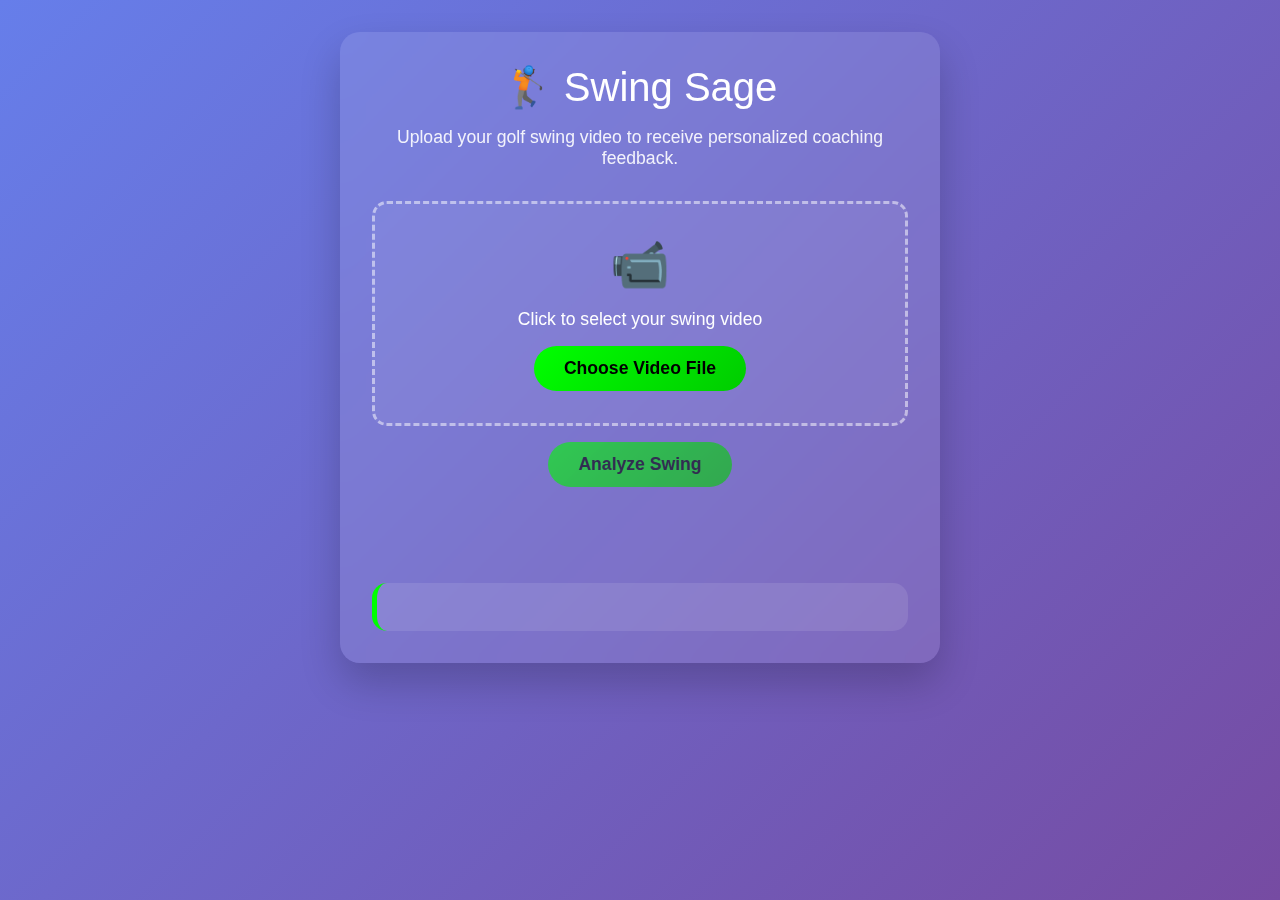
<file: templates/index.html>
<!DOCTYPE html>
<html lang="en">
<head>
  <meta charset="UTF-8">
  <meta name="viewport" content="width=device-width, initial-scale=1.0">
  <title>Swing Sage - Upload</title>
  <style>
    * {
      margin: 0;
      padding: 0;
      box-sizing: border-box;
    }

    body {
      font-family: 'Segoe UI', Tahoma, Geneva, Verdana, sans-serif;
      background: linear-gradient(135deg, #667eea 0%, #764ba2 100%);
      min-height: 100vh;
      padding: 2rem;
      text-align: center;
      color: white;
    }

    .container {
      max-width: 600px;
      margin: 0 auto;
      background: rgba(255, 255, 255, 0.1);
      backdrop-filter: blur(10px);
      border-radius: 20px;
      padding: 2rem;
      box-shadow: 0 20px 40px rgba(0,0,0,0.2);
    }

    h1 {
      font-size: 2.5em;
      margin-bottom: 1rem;
      font-weight: 300;
    }

    p {
      font-size: 1.1em;
      margin-bottom: 2rem;
      opacity: 0.9;
    }

    #uploadForm {
      margin: 2rem 0;
    }

    #videoInput {
      display: none;
    }

    .file-upload-area {
      border: 3px dashed rgba(255, 255, 255, 0.5);
      border-radius: 15px;
      padding: 2rem;
      margin: 1rem 0;
      cursor: pointer;
      transition: all 0.3s ease;
      background: rgba(255, 255, 255, 0.05);
    }

    .file-upload-area:hover {
      border-color: rgba(255, 255, 255, 0.8);
      background: rgba(255, 255, 255, 0.1);
    }

    .file-upload-area.dragover {
      border-color: #00ff00;
      background: rgba(0, 255, 0, 0.1);
    }

    .upload-icon {
      font-size: 3em;
      margin-bottom: 1rem;
    }

    .upload-text {
      font-size: 1.1em;
      margin-bottom: 1rem;
    }

    button {
      background: linear-gradient(135deg, #00ff00 0%, #00cc00 100%);
      color: #000;
      border: none;
      padding: 12px 30px;
      border-radius: 25px;
      font-size: 1.1em;
      cursor: pointer;
      transition: all 0.3s ease;
      font-weight: bold;
    }

    button:hover {
      transform: translateY(-2px);
      box-shadow: 0 10px 20px rgba(0, 255, 0, 0.3);
    }

    button:disabled {
      opacity: 0.6;
      cursor: not-allowed;
      transform: none;
    }

    #status {
      margin: 1rem 0;
      font-weight: bold;
      font-size: 1.1em;
      min-height: 2rem;
    }

    .spinner {
      display: inline-block;
      width: 20px;
      height: 20px;
      border: 3px solid rgba(255, 255, 255, 0.3);
      border-radius: 50%;
      border-top-color: #00ff00;
      animation: spin 1s ease-in-out infinite;
      margin-right: 10px;
    }

    @keyframes spin {
      to { transform: rotate(360deg); }
    }

    #resultVideo {
      margin-top: 1rem;
      max-width: 100%;
      height: auto;
      border-radius: 15px;
      box-shadow: 0 10px 30px rgba(0,0,0,0.3);
    }

    #coaching {
      margin-top: 2rem;
      font-size: 1.2rem;
      color: #fff;
      background: rgba(255, 255, 255, 0.1);
      padding: 1.5rem;
      border-radius: 15px;
      border-left: 5px solid #00ff00;
      text-align: left;
      line-height: 1.6;
    }

    .error {
      background: rgba(255, 0, 0, 0.2);
      color: #ffcccc;
      padding: 1rem;
      border-radius: 10px;
      margin: 1rem 0;
      border-left: 5px solid #ff0000;
    }

    .success {
      background: rgba(0, 255, 0, 0.2);
      color: #ccffcc;
      padding: 1rem;
      border-radius: 10px;
      margin: 1rem 0;
      border-left: 5px solid #00ff00;
    }

    @media (max-width: 768px) {
      body {
        padding: 1rem;
      }
      
      .container {
        padding: 1.5rem;
      }
      
      h1 {
        font-size: 2em;
      }
    }
  </style>
</head>
<body>

  <div class="container">
    <h1>🏌️ Swing Sage</h1>
    <p>Upload your golf swing video to receive personalized coaching feedback.</p>

    <form id="uploadForm">
      <div class="file-upload-area" id="uploadArea">
        <div class="upload-icon">📹</div>
        <div class="upload-text">Click to select your swing video</div>
        <input type="file" name="video" id="videoInput" accept="video/*" required>
        <button type="button" id="selectBtn">Choose Video File</button>
      </div>
      
      <button type="submit" id="analyzeBtn" disabled>Analyze Swing</button>
    </form>

    <div id="status"></div>

    <video id="resultVideo" controls style="display:none;"></video>
    <div id="coaching"></div>
  </div>

  <script>
    const form = document.getElementById('uploadForm');
    const statusDiv = document.getElementById('status');
    const videoEl = document.getElementById('resultVideo');
    const coachingEl = document.getElementById('coaching');
    const uploadArea = document.getElementById('uploadArea');
    const videoInput = document.getElementById('videoInput');
    const selectBtn = document.getElementById('selectBtn');
    const analyzeBtn = document.getElementById('analyzeBtn');

    // File selection
    selectBtn.onclick = () => videoInput.click();
    
    uploadArea.onclick = () => videoInput.click();

    // Drag and drop
    uploadArea.addEventListener('dragover', (e) => {
      e.preventDefault();
      uploadArea.classList.add('dragover');
    });

    uploadArea.addEventListener('dragleave', () => {
      uploadArea.classList.remove('dragover');
    });

    uploadArea.addEventListener('drop', (e) => {
      e.preventDefault();
      uploadArea.classList.remove('dragover');
      const files = e.dataTransfer.files;
      if (files.length > 0) {
        videoInput.files = files;
        handleFileSelect();
      }
    });

    videoInput.addEventListener('change', handleFileSelect);

    function handleFileSelect() {
      const file = videoInput.files[0];
      if (file) {
        // Validate file type
        const allowedTypes = ['video/mp4', 'video/avi', 'video/mov', 'video/quicktime'];
        if (!allowedTypes.includes(file.type)) {
          showError('Please upload a valid video file (MP4, AVI, MOV)');
          return;
        }

        // Validate file size (16MB max)
        if (file.size > 16 * 1024 * 1024) {
          showError('File size must be less than 16MB');
          return;
        }

        analyzeBtn.disabled = false;
        uploadArea.querySelector('.upload-text').textContent = `Selected: ${file.name}`;
        showSuccess('Video selected! Click "Analyze Swing" to continue.');
      }
    }

    form.onsubmit = async (e) => {
      e.preventDefault();
      const file = videoInput.files[0];

      if (!file) {
        showError("Please select a video file.");
        return;
      }

      // Show analyzing status
      statusDiv.innerHTML = '<span class="spinner"></span>Analyzing your swing... ⛳';
      coachingEl.textContent = "";
      videoEl.style.display = "none";
      analyzeBtn.disabled = true;

      const formData = new FormData();
      formData.append("video", file);

      try {
        const res = await fetch("/analyze", {
          method: "POST",
          body: formData,
        });

        const data = await res.json();

        if (res.ok) {
          // Show results
          videoEl.src = data.video_url;
          videoEl.style.display = "block";
          coachingEl.innerHTML = `<strong>💬 Coach's Take:</strong><br>${data.coaching_tip}`;
          statusDiv.innerHTML = "Analysis complete ✅";
          showSuccess('Your swing analysis is ready!');
          
          // Scroll to results
          videoEl.scrollIntoView({ behavior: 'smooth' });
        } else {
          showError(data.error || "Something went wrong during analysis.");
          statusDiv.textContent = "Analysis failed ❌";
        }
      } catch (err) {
        showError("Upload failed. Please check your connection and try again.");
        statusDiv.textContent = "Network error ❌";
      } finally {
        analyzeBtn.disabled = false;
      }
    };

    function showError(message) {
      const errorDiv = document.createElement('div');
      errorDiv.className = 'error';
      errorDiv.textContent = message;
      
      // Remove any existing error messages
      const existingErrors = document.querySelectorAll('.error');
      existingErrors.forEach(err => err.remove());
      
      statusDiv.parentNode.insertBefore(errorDiv, statusDiv.nextSibling);
      
      // Remove error after 5 seconds
      setTimeout(() => {
        errorDiv.remove();
      }, 5000);
    }

    function showSuccess(message) {
      const successDiv = document.createElement('div');
      successDiv.className = 'success';
      successDiv.textContent = message;
      
      // Remove any existing success messages
      const existingSuccess = document.querySelectorAll('.success');
      existingSuccess.forEach(succ => succ.remove());
      
      statusDiv.parentNode.insertBefore(successDiv, statusDiv.nextSibling);
      
      // Remove success after 5 seconds
      setTimeout(() => {
        successDiv.remove();
      }, 5000);
    }
  </script>

</body>
</html>
</file>
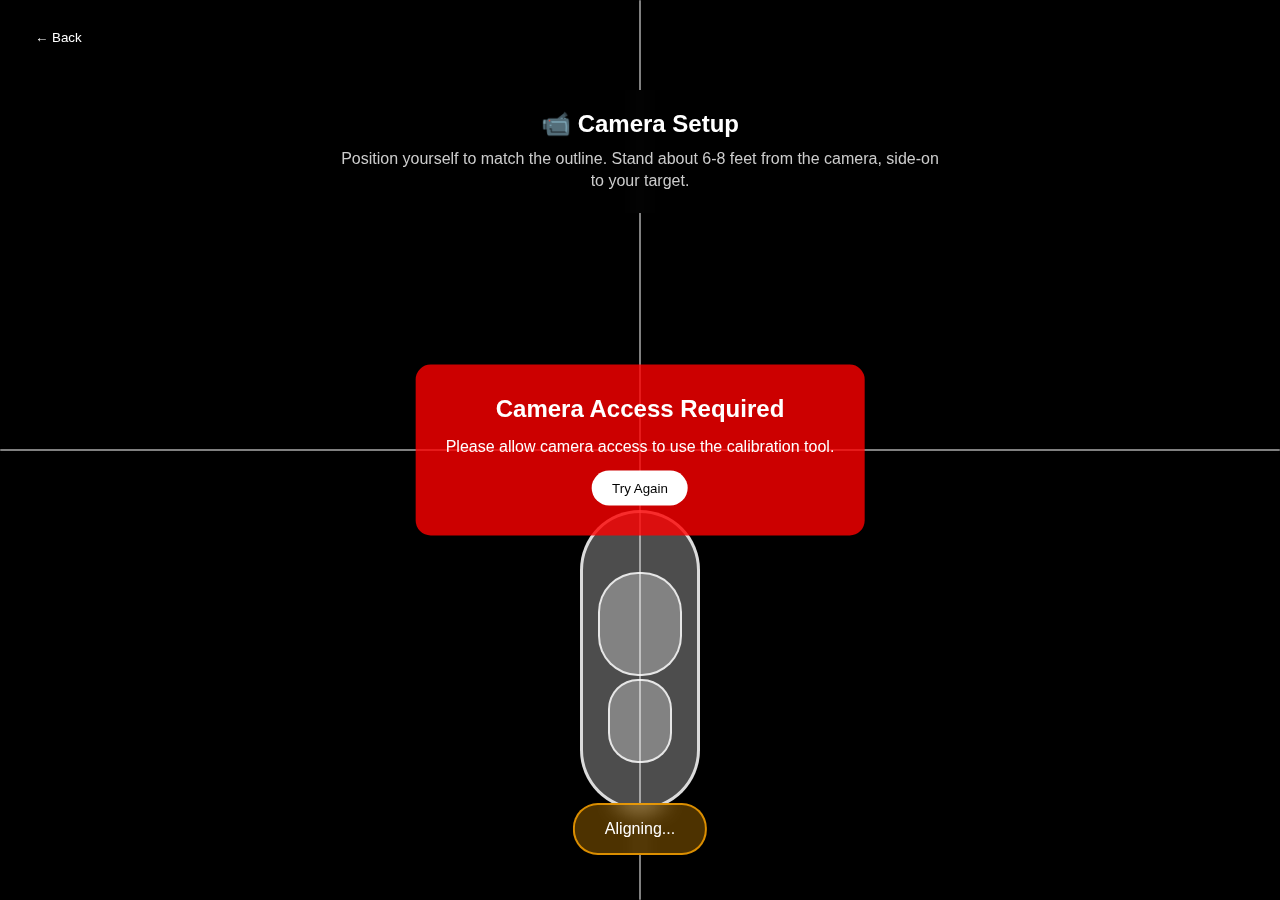
<file: calibration.html>
<!DOCTYPE html>
<html lang="en">
<head>
    <meta charset="UTF-8">
    <meta name="viewport" content="width=device-width, initial-scale=1.0">
    <title>Camera Calibration - Swing Sage</title>
    <style>
        * {
            margin: 0;
            padding: 0;
            box-sizing: border-box;
        }

        body {
            font-family: 'Segoe UI', Tahoma, Geneva, Verdana, sans-serif;
            background: #000;
            color: white;
            overflow: hidden;
            height: 100vh;
        }

        .container {
            position: relative;
            width: 100vw;
            height: 100vh;
            overflow: hidden;
        }

        #video {
            position: absolute;
            top: 0;
            left: 0;
            width: 100%;
            height: 100%;
            object-fit: cover;
            z-index: 1;
        }

        .overlay {
            position: absolute;
            top: 0;
            left: 0;
            width: 100%;
            height: 100%;
            z-index: 2;
            pointer-events: none;
        }

        .silhouette {
            position: absolute;
            bottom: 10%;
            left: 50%;
            transform: translateX(-50%);
            width: 120px;
            height: 300px;
            background: rgba(255, 255, 255, 0.3);
            border: 3px solid rgba(255, 255, 255, 0.8);
            border-radius: 60px;
            backdrop-filter: blur(2px);
        }

        .silhouette::before {
            content: '';
            position: absolute;
            top: 20%;
            left: 50%;
            transform: translateX(-50%);
            width: 80px;
            height: 100px;
            background: rgba(255, 255, 255, 0.3);
            border: 2px solid rgba(255, 255, 255, 0.8);
            border-radius: 40px;
        }

        .silhouette::after {
            content: '';
            position: absolute;
            bottom: 15%;
            left: 50%;
            transform: translateX(-50%);
            width: 60px;
            height: 80px;
            background: rgba(255, 255, 255, 0.3);
            border: 2px solid rgba(255, 255, 255, 0.8);
            border-radius: 30px;
        }

        .instructions {
            position: absolute;
            top: 10%;
            left: 50%;
            transform: translateX(-50%);
            text-align: center;
            background: rgba(0, 0, 0, 0.7);
            padding: 20px;
            border-radius: 15px;
            backdrop-filter: blur(10px);
            max-width: 90%;
            z-index: 3;
        }

        .instructions h1 {
            font-size: 1.5em;
            margin-bottom: 10px;
            color: #fff;
        }

        .instructions p {
            font-size: 1em;
            line-height: 1.4;
            color: #ccc;
        }

        .status {
            position: absolute;
            bottom: 5%;
            left: 50%;
            transform: translateX(-50%);
            background: rgba(0, 0, 0, 0.8);
            padding: 15px 30px;
            border-radius: 25px;
            backdrop-filter: blur(10px);
            z-index: 3;
            transition: all 0.3s ease;
        }

        .status.ready {
            background: rgba(0, 255, 0, 0.3);
            border: 2px solid rgba(0, 255, 0, 0.8);
        }

        .status.not-ready {
            background: rgba(255, 165, 0, 0.3);
            border: 2px solid rgba(255, 165, 0, 0.8);
        }

        .proceed-btn {
            position: absolute;
            bottom: 20%;
            left: 50%;
            transform: translateX(-50%);
            background: linear-gradient(135deg, #667eea 0%, #764ba2 100%);
            color: white;
            border: none;
            padding: 15px 30px;
            border-radius: 25px;
            font-size: 1.1em;
            cursor: pointer;
            transition: all 0.3s ease;
            z-index: 3;
            opacity: 0;
            pointer-events: none;
        }

        .proceed-btn.visible {
            opacity: 1;
            pointer-events: all;
        }

        .proceed-btn:hover {
            transform: translateX(-50%) translateY(-2px);
            box-shadow: 0 10px 20px rgba(102, 126, 234, 0.3);
        }

        .back-btn {
            position: absolute;
            top: 20px;
            left: 20px;
            background: rgba(0, 0, 0, 0.7);
            color: white;
            border: none;
            padding: 10px 15px;
            border-radius: 20px;
            cursor: pointer;
            z-index: 3;
            backdrop-filter: blur(10px);
        }

        .back-btn:hover {
            background: rgba(0, 0, 0, 0.9);
        }

        .alignment-guides {
            position: absolute;
            top: 0;
            left: 0;
            width: 100%;
            height: 100%;
            z-index: 2;
            pointer-events: none;
        }

        .guide-line {
            position: absolute;
            background: rgba(255, 255, 255, 0.5);
            border-radius: 2px;
        }

        .guide-line.vertical {
            width: 2px;
            height: 100%;
            left: 50%;
            transform: translateX(-50%);
        }

        .guide-line.horizontal {
            height: 2px;
            width: 100%;
            top: 50%;
            transform: translateY(-50%);
        }

        .loading {
            position: absolute;
            top: 50%;
            left: 50%;
            transform: translate(-50%, -50%);
            text-align: center;
            z-index: 4;
        }

        .loading h2 {
            margin-bottom: 20px;
            color: #fff;
        }

        .spinner {
            width: 40px;
            height: 40px;
            border: 4px solid rgba(255, 255, 255, 0.3);
            border-top: 4px solid #667eea;
            border-radius: 50%;
            animation: spin 1s linear infinite;
            margin: 0 auto;
        }

        @keyframes spin {
            0% { transform: rotate(0deg); }
            100% { transform: rotate(360deg); }
        }

        .error {
            position: absolute;
            top: 50%;
            left: 50%;
            transform: translate(-50%, -50%);
            text-align: center;
            background: rgba(255, 0, 0, 0.8);
            padding: 30px;
            border-radius: 15px;
            z-index: 4;
        }

        .error h2 {
            margin-bottom: 15px;
        }

        .error button {
            background: #fff;
            color: #000;
            border: none;
            padding: 10px 20px;
            border-radius: 20px;
            cursor: pointer;
            margin-top: 15px;
        }

        @media (max-width: 768px) {
            .silhouette {
                width: 100px;
                height: 250px;
                border-radius: 50px;
            }

            .silhouette::before {
                width: 70px;
                height: 80px;
                border-radius: 35px;
            }

            .silhouette::after {
                width: 50px;
                height: 60px;
                border-radius: 25px;
            }

            .instructions h1 {
                font-size: 1.3em;
            }

            .instructions p {
                font-size: 0.9em;
            }
        }
    </style>
</head>
<body>
    <div class="container">
        <video id="video" autoplay muted playsinline></video>
        
        <div class="overlay">
            <div class="alignment-guides">
                <div class="guide-line vertical"></div>
                <div class="guide-line horizontal"></div>
            </div>
            
            <div class="silhouette" id="silhouette"></div>
            
            <div class="instructions">
                <h1>📹 Camera Setup</h1>
                <p>Position yourself to match the outline. Stand about 6-8 feet from the camera, side-on to your target.</p>
            </div>
            
            <div class="status not-ready" id="status">
                <span id="statusText">Aligning...</span>
            </div>
            
            <button class="proceed-btn" id="proceedBtn" onclick="proceedToRecording()">
                🎬 Start Recording
            </button>
        </div>
        
        <button class="back-btn" onclick="goBack()">← Back</button>
        
        <div class="loading" id="loading">
            <h2>Setting up camera...</h2>
            <div class="spinner"></div>
        </div>
        
        <div class="error" id="error" style="display: none;">
            <h2>Camera Access Required</h2>
            <p>Please allow camera access to use the calibration tool.</p>
            <button onclick="startCamera()">Try Again</button>
        </div>
    </div>

    <script>
        let stream = null;
        let isAligned = false;
        let alignmentCheckInterval = null;

        // DOM elements
        const video = document.getElementById('video');
        const loading = document.getElementById('loading');
        const error = document.getElementById('error');
        const status = document.getElementById('status');
        const statusText = document.getElementById('statusText');
        const proceedBtn = document.getElementById('proceedBtn');
        const silhouette = document.getElementById('silhouette');

        // Start camera on page load
        window.addEventListener('load', startCamera);

        async function startCamera() {
            try {
                loading.style.display = 'block';
                error.style.display = 'none';

                // Request camera access
                stream = await navigator.mediaDevices.getUserMedia({
                    video: {
                        facingMode: 'environment', // Use back camera on mobile
                        width: { ideal: 1920 },
                        height: { ideal: 1080 }
                    }
                });

                video.srcObject = stream;
                
                // Wait for video to load
                video.addEventListener('loadedmetadata', () => {
                    loading.style.display = 'none';
                    startAlignmentCheck();
                });

            } catch (err) {
                console.error('Camera access error:', err);
                loading.style.display = 'none';
                error.style.display = 'block';
            }
        }

        function startAlignmentCheck() {
            // Start checking alignment every 500ms
            alignmentCheckInterval = setInterval(checkAlignment, 500);
        }

        function checkAlignment() {
            // Simulate alignment detection
            // In a real implementation, you would use computer vision to detect
            // if the person matches the silhouette position
            
            // For demo purposes, we'll use a simple timer-based approach
            const timeSinceStart = Date.now() - window.startTime;
            const alignmentThreshold = 3000; // 3 seconds
            
            if (timeSinceStart > alignmentThreshold) {
                setAligned(true);
            } else {
                setAligned(false);
            }
        }

        function setAligned(aligned) {
            if (aligned === isAligned) return;
            
            isAligned = aligned;
            
            if (aligned) {
                status.className = 'status ready';
                statusText.textContent = '✅ Positioned correctly!';
                proceedBtn.classList.add('visible');
                silhouette.style.borderColor = 'rgba(0, 255, 0, 0.8)';
                silhouette.style.background = 'rgba(0, 255, 0, 0.2)';
            } else {
                status.className = 'status not-ready';
                statusText.textContent = '⏳ Aligning...';
                proceedBtn.classList.remove('visible');
                silhouette.style.borderColor = 'rgba(255, 255, 255, 0.8)';
                silhouette.style.background = 'rgba(255, 255, 255, 0.3)';
            }
        }

        function proceedToRecording() {
            if (!isAligned) return;
            
            // Stop the camera stream
            if (stream) {
                stream.getTracks().forEach(track => track.stop());
            }
            
            // Clear the alignment check interval
            if (alignmentCheckInterval) {
                clearInterval(alignmentCheckInterval);
            }
            
            // In a real app, you would navigate to the recording page
            // For now, we'll show a success message
            alert('Camera calibrated! Ready to record your swing.');
            
            // You can redirect to your main app here:
            // window.location.href = '/record';
        }

        function goBack() {
            // Stop the camera stream
            if (stream) {
                stream.getTracks().forEach(track => track.stop());
            }
            
            // Clear the alignment check interval
            if (alignmentCheckInterval) {
                clearInterval(alignmentCheckInterval);
            }
            
            // Go back to previous page
            window.history.back();
        }

        // Initialize start time for demo alignment
        window.startTime = Date.now();

        // Handle page visibility changes
        document.addEventListener('visibilitychange', () => {
            if (document.hidden) {
                // Pause alignment check when page is not visible
                if (alignmentCheckInterval) {
                    clearInterval(alignmentCheckInterval);
                }
            } else {
                // Resume alignment check when page becomes visible
                if (video.srcObject) {
                    startAlignmentCheck();
                }
            }
        });

        // Handle window resize
        window.addEventListener('resize', () => {
            // Adjust silhouette position if needed
            const videoAspectRatio = video.videoWidth / video.videoHeight;
            const windowAspectRatio = window.innerWidth / window.innerHeight;
            
            if (videoAspectRatio !== windowAspectRatio) {
                // Adjust silhouette size or position based on video dimensions
                console.log('Video aspect ratio:', videoAspectRatio);
            }
        });
    </script>
</body>
</html>
</file>
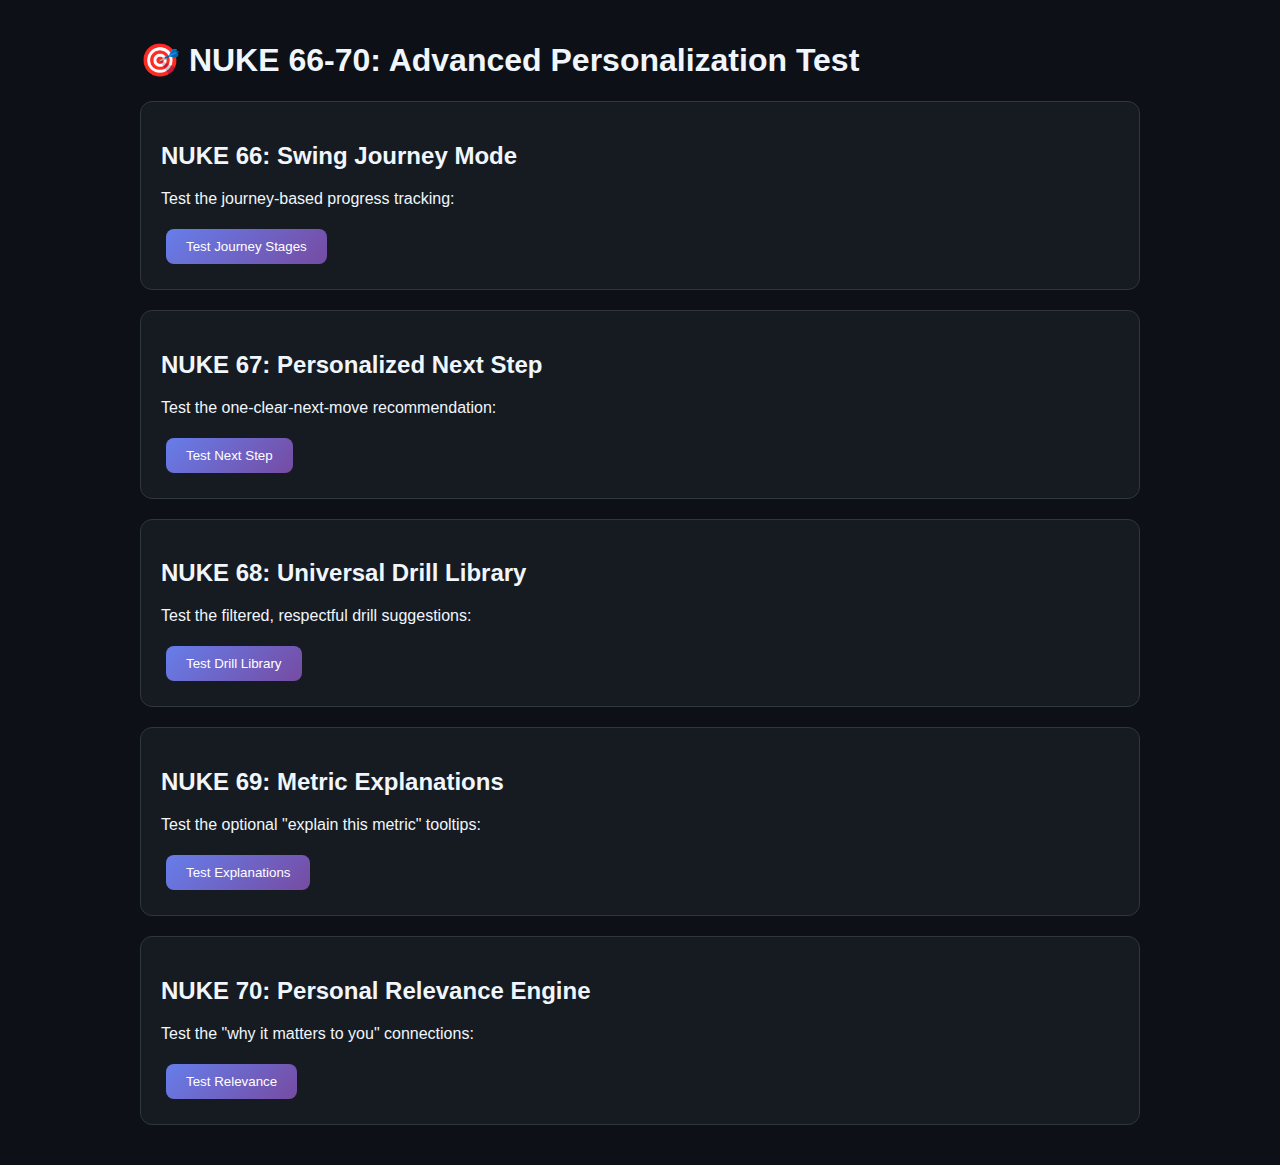
<file: test_nuke_66_70.html>
<!DOCTYPE html>
<html>
<head>
    <title>NUKE 66-70 Test</title>
    <style>
        body {
            font-family: Arial, sans-serif;
            max-width: 1000px;
            margin: 0 auto;
            padding: 20px;
            background: #0d1117;
            color: #f0f6fc;
        }
        .test-section {
            background: #161b22;
            padding: 20px;
            margin: 20px 0;
            border-radius: 12px;
            border: 1px solid #30363d;
        }
        .test-button {
            background: linear-gradient(135deg, #667eea, #764ba2);
            color: white;
            border: none;
            padding: 10px 20px;
            border-radius: 8px;
            cursor: pointer;
            margin: 5px;
        }
        .test-result {
            background: #21262d;
            padding: 15px;
            margin: 10px 0;
            border-radius: 8px;
            border-left: 4px solid #00c896;
        }
        .journey-stage {
            background: linear-gradient(135deg, #667eea, #764ba2);
            color: white;
            padding: 15px;
            border-radius: 8px;
            margin: 15px 0;
            text-align: center;
            font-weight: bold;
        }
        .progress-bar {
            width: 100%;
            height: 8px;
            background: #30363d;
            border-radius: 4px;
            margin: 10px 0;
            position: relative;
            overflow: hidden;
        }
        .progress-fill {
            height: 100%;
            background: linear-gradient(135deg, #00c896, #00a884);
            border-radius: 4px;
            transition: width 0.6s ease;
        }
        .next-step-content {
            background: #2d3748;
            padding: 15px;
            border-radius: 8px;
            margin: 10px 0;
        }
        .drill-item {
            background: #2d3748;
            padding: 12px;
            border-radius: 6px;
            margin: 8px 0;
            display: flex;
            justify-content: space-between;
            align-items: center;
        }
        .info-icon {
            display: inline-block;
            width: 16px;
            height: 16px;
            background: #58a6ff;
            color: white;
            border-radius: 50%;
            text-align: center;
            line-height: 16px;
            font-size: 10px;
            cursor: pointer;
            margin-left: 5px;
        }
        .relevance-item {
            background: #2d3748;
            padding: 15px;
            border-radius: 8px;
            margin: 10px 0;
            border-left: 3px solid #d29922;
        }
    </style>
</head>
<body>
    <h1>🎯 NUKE 66-70: Advanced Personalization Test</h1>
    
    <div class="test-section">
        <h2>NUKE 66: Swing Journey Mode</h2>
        <p>Test the journey-based progress tracking:</p>
        <button class="test-button" onclick="testSwingJourney()">Test Journey Stages</button>
        <div id="journeyResult" class="test-result" style="display: none;"></div>
    </div>

    <div class="test-section">
        <h2>NUKE 67: Personalized Next Step</h2>
        <p>Test the one-clear-next-move recommendation:</p>
        <button class="test-button" onclick="testNextStep()">Test Next Step</button>
        <div id="nextStepResult" class="test-result" style="display: none;"></div>
    </div>

    <div class="test-section">
        <h2>NUKE 68: Universal Drill Library</h2>
        <p>Test the filtered, respectful drill suggestions:</p>
        <button class="test-button" onclick="testDrillLibrary()">Test Drill Library</button>
        <div id="drillLibraryResult" class="test-result" style="display: none;"></div>
    </div>

    <div class="test-section">
        <h2>NUKE 69: Metric Explanations</h2>
        <p>Test the optional "explain this metric" tooltips:</p>
        <button class="test-button" onclick="testMetricExplanations()">Test Explanations</button>
        <div id="metricResult" class="test-result" style="display: none;"></div>
    </div>

    <div class="test-section">
        <h2>NUKE 70: Personal Relevance Engine</h2>
        <p>Test the "why it matters to you" connections:</p>
        <button class="test-button" onclick="testPersonalRelevance()">Test Relevance</button>
        <div id="relevanceResult" class="test-result" style="display: none;"></div>
    </div>

    <script>
        // Mock data for testing
        const mockMetrics = {
            elbow_extension: {
                max_extension: 145,
                max_extension_frame: 45
            },
            spine_drift: {
                max_drift: 30,
                max_drift_frame: 60
            },
            tempo: {
                ratio: 3.2
            },
            faults: [
                {
                    name: 'Early Elbow Collapse',
                    frames: [45, 46, 47],
                    drill: 'Towel Under Arm Drill',
                    description: 'Keep your trail arm extended through impact'
                }
            ]
        };

        const mockUserGoals = ['consistency', 'distance'];

        function testSwingJourney() {
            const result = document.getElementById('journeyResult');
            const journey = generateSwingJourney(mockMetrics);
            result.innerHTML = `
                <h3>✅ Swing Journey Test</h3>
                ${journey}
                <p><strong>Key Features:</strong></p>
                <ul>
                    <li>Stage-based progress tracking</li>
                    <li>Visual progress bars</li>
                    <li>Session improvement tracking</li>
                    <li>Descriptive stage explanations</li>
                </ul>
            `;
            result.style.display = 'block';
        }

        function testNextStep() {
            const result = document.getElementById('nextStepResult');
            const nextStep = generateNextStepRecommendation(mockMetrics, 'casual');
            result.innerHTML = `
                <h3>✅ Next Step Recommendation Test</h3>
                ${nextStep}
                <p><strong>Key Features:</strong></p>
                <ul>
                    <li>One clear next move</li>
                    <li>Skill-level appropriate suggestions</li>
                    <li>Drill integration</li>
                    <li>Save to personal drill list</li>
                </ul>
            `;
            result.style.display = 'block';
        }

        function testDrillLibrary() {
            const result = document.getElementById('drillLibraryResult');
            const drillLibrary = generateDrillLibrary(mockMetrics, 'casual');
            result.innerHTML = `
                <h3>✅ Drill Library Test</h3>
                ${drillLibrary}
                <p><strong>Key Features:</strong></p>
                <ul>
                    <li>Filtered by user needs</li>
                    <li>Difficulty and suitability indicators</li>
                    <li>Watch and save functionality</li>
                    <li>Personalized recommendations</li>
                </ul>
            `;
            result.style.display = 'block';
        }

        function testMetricExplanations() {
            const result = document.getElementById('metricResult');
            result.innerHTML = `
                <h3>✅ Metric Explanations Test</h3>
                <p><strong>Available Explanations:</strong></p>
                <ul>
                    <li><span data-metric="trail_arm_extension">Trail Arm Extension</span> <span class="info-icon">ⓘ</span></li>
                    <li><span data-metric="spine_drift">Spine Drift</span> <span class="info-icon">ⓘ</span></li>
                    <li><span data-metric="tempo_ratio">Tempo Ratio</span> <span class="info-icon">ⓘ</span></li>
                    <li><span data-metric="posture_stability">Posture Stability</span> <span class="info-icon">ⓘ</span></li>
                </ul>
                <p><strong>Implementation:</strong> Click the info icons to see explanations</p>
                <div style="background: #2d3748; padding: 15px; border-radius: 8px; margin: 10px 0;">
                    <h4>Example Explanation:</h4>
                    <p><strong>Trail Arm Extension:</strong> This measures how far your trail arm straightens at the top. More extension = more swing width = more potential power.</p>
                </div>
            `;
            result.style.display = 'block';
        }

        function testPersonalRelevance() {
            const result = document.getElementById('relevanceResult');
            const relevance = generatePersonalRelevance(mockMetrics, mockUserGoals);
            result.innerHTML = `
                <h3>✅ Personal Relevance Test</h3>
                ${relevance}
                <p><strong>Key Features:</strong></p>
                <ul>
                    <li>Goal-based connections</li>
                    <li>Quantified benefits</li>
                    <li>Personalized messaging</li>
                    <li>Actionable insights</li>
                </ul>
            `;
            result.style.display = 'block';
        }

        // Mock functions for testing
        function generateSwingJourney(metrics) {
            const stage = determineJourneyStage(metrics);
            const progress = calculateJourneyProgress(metrics);
            
            return `
                <div class="swing-journey">
                    <h3>🎯 Your Swing Journey</h3>
                    <div class="journey-stage">
                        🎯 You're currently in: <strong>${stage.name}</strong>
                    </div>
                    <div class="journey-progress">
                        <p>🛠 You've improved in ${progress.improvedSessions} of your last ${progress.totalSessions} sessions</p>
                        <div class="progress-bar">
                            <div class="progress-fill" style="width: ${progress.percentage}%"></div>
                        </div>
                        <p><small>${stage.description}</small></p>
                    </div>
                </div>
            `;
        }

        function determineJourneyStage(metrics) {
            const stages = {
                'stabilizing_foundations': {
                    name: 'Stabilizing Foundations',
                    description: 'Building consistent posture and basic swing mechanics',
                    criteria: (metrics) => metrics.spine_drift && metrics.spine_drift.max_drift > 20
                },
                'building_lag_width': {
                    name: 'Building Lag & Width',
                    description: 'Developing power through proper sequencing and extension',
                    criteria: (metrics) => metrics.elbow_extension && metrics.elbow_extension.max_extension < 160
                },
                'refining_impact': {
                    name: 'Refining Impact',
                    description: 'Fine-tuning contact and ball-striking consistency',
                    criteria: (metrics) => metrics.tempo && metrics.tempo.ratio > 3.0
                },
                'groove_and_go': {
                    name: 'Groove and Go',
                    description: 'Polishing your swing for peak performance',
                    criteria: (metrics) => true
                }
            };

            for (const [key, stage] of Object.entries(stages)) {
                if (stage.criteria(metrics)) {
                    return stage;
                }
            }
            
            return stages.groove_and_go;
        }

        function calculateJourneyProgress(metrics) {
            return {
                improvedSessions: 3,
                totalSessions: 5,
                percentage: 60
            };
        }

        function generateNextStepRecommendation(metrics, skillLevel) {
            const nextStep = determineNextStep(metrics, skillLevel);
            
            return `
                <div class="next-step-recommendation">
                    <h3>🧠 Based on today's swing:</h3>
                    <div class="next-step-content">
                        <h4>🎯 Next Step → "${nextStep.focus}"</h4>
                        <p><strong>📹 Suggested Drill:</strong> "${nextStep.drill}"</p>
                        <p><strong>💡 Why this matters:</strong> ${nextStep.explanation}</p>
                        <button class="drill-btn">💾 Save to My Drills</button>
                    </div>
                </div>
            `;
        }

        function determineNextStep(metrics, skillLevel) {
            const nextSteps = {
                'casual': {
                    'spine_drift': {
                        focus: 'Stabilize your spine angle in transition',
                        drill: 'Chair Between the Knees',
                        explanation: 'This will improve your ball-striking consistency'
                    },
                    'elbow_extension': {
                        focus: 'Extend your trail arm fully at the top',
                        drill: 'Extension Drill',
                        explanation: 'More width equals more power potential'
                    }
                }
            };

            let primaryIssue = 'spine_drift';
            if (metrics.elbow_extension && metrics.elbow_extension.max_extension < 160) {
                primaryIssue = 'elbow_extension';
            }

            const skillLevelSteps = nextSteps[skillLevel] || nextSteps.casual;
            return skillLevelSteps[primaryIssue] || skillLevelSteps.spine_drift;
        }

        function generateDrillLibrary(metrics, skillLevel) {
            const relevantDrills = getRelevantDrills(metrics, skillLevel);
            
            return `
                <div class="drill-library">
                    <h3>🎓 Personalized Drill Library</h3>
                    <p>Drills tailored to your skill level and current needs</p>
                    ${Object.entries(relevantDrills).map(([category, drills]) => `
                        <div class="drill-category">
                            <h4>🔍 ${category}</h4>
                            ${drills.map(drill => `
                                <div class="drill-item">
                                    <div class="drill-info">
                                        <strong>${drill.name}</strong>
                                        <br><small>${drill.difficulty} – ${drill.suitableFor}</small>
                                        <br><small>${drill.description}</small>
                                    </div>
                                    <div class="drill-actions">
                                        <button class="drill-btn">▶️ Watch</button>
                                        <button class="drill-btn">💾 Save</button>
                                    </div>
                                </div>
                            `).join('')}
                        </div>
                    `).join('')}
                </div>
            `;
        }

        function getRelevantDrills(metrics, skillLevel) {
            return {
                'Fix Trail Arm Issues': [
                    {
                        name: 'Towel Under Arm',
                        difficulty: 'Easy',
                        suitableFor: 'All Ages',
                        description: 'Place a towel under your trail arm to maintain structure'
                    },
                    {
                        name: 'Extension Drill',
                        difficulty: 'Moderate',
                        suitableFor: 'Intermediate+',
                        description: 'Focus on extending your trail arm fully at the top'
                    }
                ],
                'Improve Posture': [
                    {
                        name: 'Wall Posture Check',
                        difficulty: 'Easy',
                        suitableFor: 'All Ages',
                        description: 'Practice your swing with your head against a wall'
                    }
                ]
            };
        }

        function generatePersonalRelevance(metrics, userGoals) {
            const relevanceConnections = connectMetricsToGoals(metrics, userGoals);
            
            if (relevanceConnections.length === 0) return '';
            
            return `
                <div class="personal-relevance">
                    <h3>🎯 Why This Matters to You</h3>
                    ${relevanceConnections.map(connection => `
                        <div class="relevance-item">
                            <div class="relevance-goal">${connection.goal}</div>
                            <div class="relevance-connection">${connection.connection}</div>
                            ${connection.benefit ? `<div class="relevance-benefit"><strong>Potential Benefit:</strong> ${connection.benefit}</div>` : ''}
                        </div>
                    `).join('')}
                </div>
            `;
        }

        function connectMetricsToGoals(metrics, userGoals) {
            const connections = [];
            
            if (userGoals.includes('consistency')) {
                if (metrics.spine_drift && metrics.spine_drift.max_drift > 25) {
                    connections.push({
                        goal: 'You said you want more consistency',
                        connection: 'This spine instability may be causing your inconsistent ball striking.',
                        benefit: 'Fixing this could improve your fairways hit by 15-20%'
                    });
                }
            }
            
            if (userGoals.includes('distance')) {
                if (metrics.elbow_extension && metrics.elbow_extension.max_extension < 160) {
                    const potentialYards = Math.round((160 - metrics.elbow_extension.max_extension) * 0.8);
                    connections.push({
                        goal: 'You mentioned distance as a goal',
                        connection: 'Improving your backswing extension could unlock more power.',
                        benefit: `Could add ${potentialYards} more yards to your drives`
                    });
                }
            }
            
            return connections;
        }
    </script>
</body>
</html>
</file>
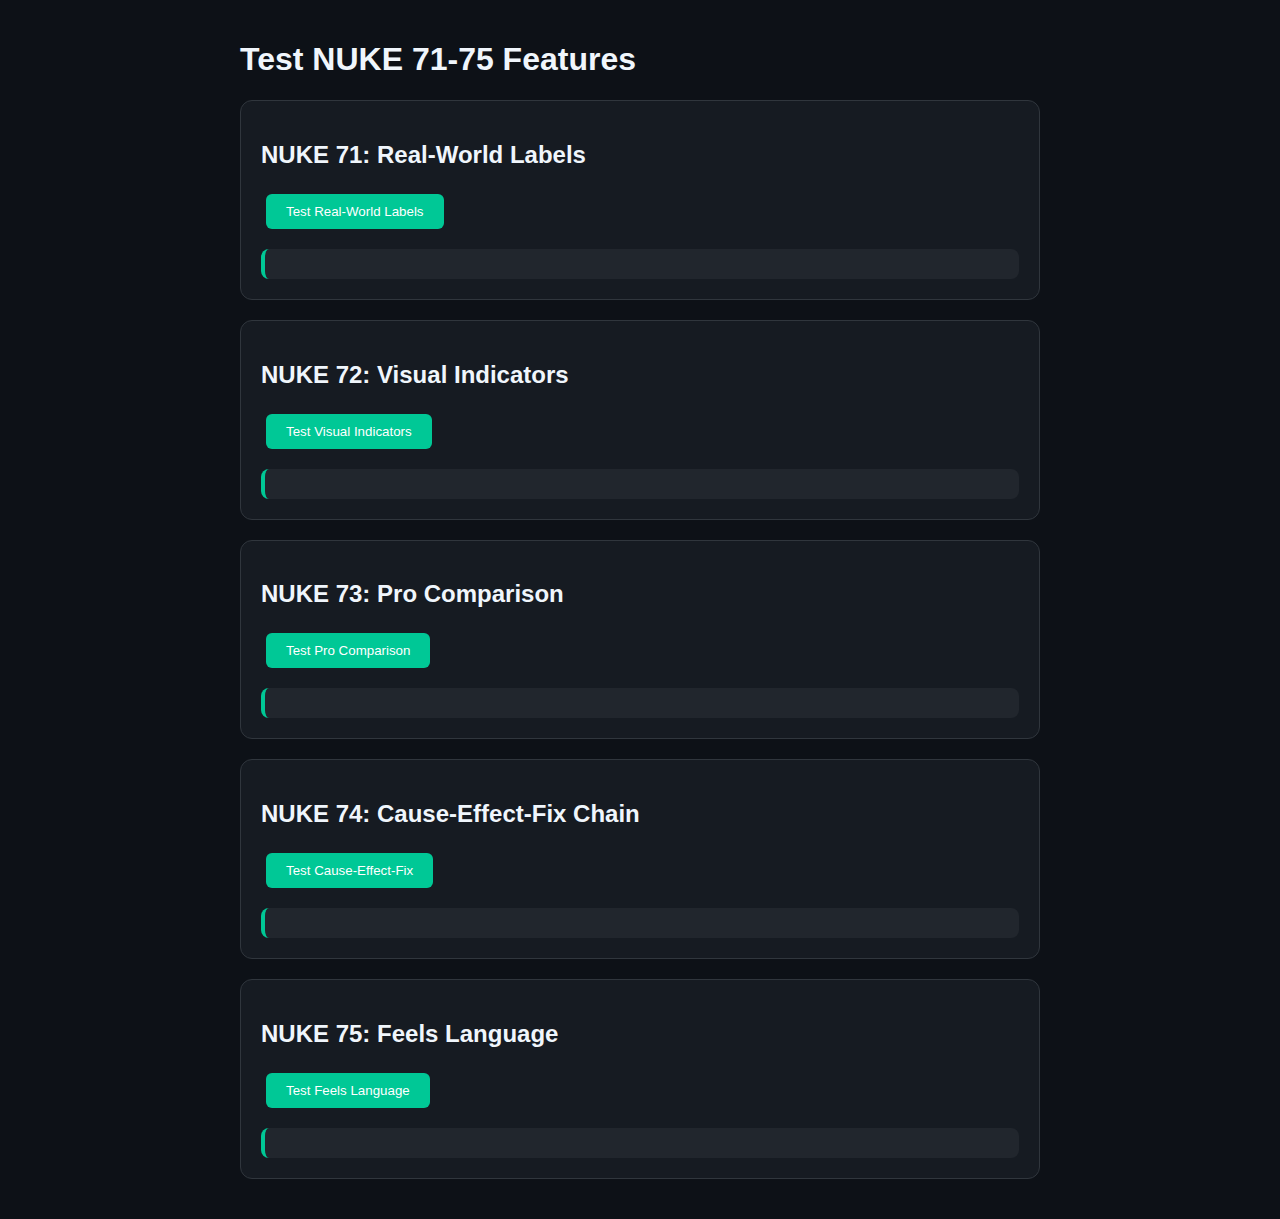
<file: test_nuke_71_75.html>
<!DOCTYPE html>
<html>
<head>
  <title>Test NUKE 71-75 Features</title>
  <style>
    body {
      font-family: Arial, sans-serif;
      max-width: 800px;
      margin: 0 auto;
      padding: 20px;
      background: #0d1117;
      color: #f0f6fc;
    }
    
    .test-section {
      background: #161b22;
      border-radius: 12px;
      padding: 20px;
      margin: 20px 0;
      border: 1px solid #30363d;
    }
    
    .test-button {
      background: #00c896;
      color: white;
      border: none;
      padding: 10px 20px;
      border-radius: 6px;
      cursor: pointer;
      margin: 5px;
    }
    
    .test-button:hover {
      background: #00a884;
    }
    
    .result {
      margin-top: 15px;
      padding: 15px;
      background: #21262d;
      border-radius: 8px;
      border-left: 4px solid #00c896;
    }
    
    /* Import the styles from the main file */
    /* Real World Labels */
    .real-world-labels {
      background: #161b22;
      border-radius: 12px;
      padding: 20px;
      margin: 20px 0;
      border: 1px solid #30363d;
    }
    
    .swing-assessment-item {
      margin: 15px 0;
      padding: 15px;
      background: #21262d;
      border-radius: 8px;
      border-left: 4px solid #00c896;
    }
    
    .assessment-header {
      display: flex;
      justify-content: space-between;
      align-items: center;
      margin-bottom: 10px;
    }
    
    .assessment-label {
      font-size: 1.125rem;
      font-weight: 600;
      color: #f0f6fc;
      margin: 8px 0;
    }
    
    .assessment-description {
      color: #c9d1d9;
      margin: 8px 0;
    }
    
    .assessment-tooltip {
      display: flex;
      align-items: center;
      gap: 8px;
      color: #58a6ff;
      cursor: pointer;
      font-size: 0.875rem;
      margin-top: 10px;
    }
    
    /* Visual Indicators */
    .visual-indicators {
      background: #161b22;
      border-radius: 12px;
      padding: 20px;
      margin: 20px 0;
      border: 1px solid #30363d;
    }
    
    .visual-indicator {
      background: #21262d;
      border-radius: 8px;
      padding: 15px;
      margin: 10px 0;
      cursor: pointer;
      transition: all 0.3s ease;
      border: 1px solid #30363d;
    }
    
    .visual-indicator:hover {
      transform: translateY(-2px);
      box-shadow: 0 4px 6px rgba(0,0,0,0.07), 0 1px 3px rgba(0,0,0,0.06);
    }
    
    .indicator-header {
      display: flex;
      justify-content: space-between;
      align-items: center;
      margin-bottom: 8px;
    }
    
    .indicator-hint {
      font-size: 0.875rem;
      color: #8b949e;
      font-style: italic;
    }
    
    /* Pro Comparison */
    .pro-comparison {
      background: #161b22;
      border-radius: 12px;
      padding: 20px;
      margin: 20px 0;
      border: 1px solid #30363d;
    }
    
    .comparison-overlay {
      display: flex;
      flex-direction: column;
      gap: 20px;
    }
    
    .comparison-frame {
      display: flex;
      justify-content: space-between;
      align-items: center;
      gap: 20px;
    }
    
    .your-swing, .pro-swing {
      flex: 1;
      text-align: center;
    }
    
    .swing-silhouette {
      width: 120px;
      height: 200px;
      margin: 0 auto;
      position: relative;
      background: #21262d;
      border-radius: 8px;
      display: flex;
      align-items: center;
      justify-content: center;
    }
    
    .spine-line {
      width: 4px;
      height: 80px;
      background: #00ff00;
      position: absolute;
      left: 50%;
      transform: translateX(-50%);
      border-radius: 2px;
    }
    
    .spine-line.broken {
      background: #ff4444;
      transform: translateX(-50%) rotate(15deg);
    }
    
    .spine-line.stable {
      background: #00ff00;
    }
    
    .silhouette-body {
      width: 60px;
      height: 120px;
      background: #8b949e;
      border-radius: 30px;
      opacity: 0.3;
    }
    
    .vs-divider {
      font-size: 1.125rem;
      font-weight: 700;
      color: #8b949e;
    }
    
    .comparison-label {
      margin-top: 10px;
      font-size: 0.875rem;
      color: #c9d1d9;
    }
    
    .comparison-insight {
      background: #21262d;
      padding: 15px;
      border-radius: 8px;
      border-left: 4px solid #58a6ff;
    }
    
    /* Cause Effect Fix Chain */
    .cause-effect-fix {
      background: #161b22;
      border-radius: 12px;
      padding: 20px;
      margin: 20px 0;
      border: 1px solid #30363d;
    }
    
    .causal-chain {
      display: flex;
      align-items: center;
      gap: 15px;
      margin: 20px 0;
      padding: 15px;
      background: #21262d;
      border-radius: 8px;
      flex-wrap: wrap;
    }
    
    .chain-item {
      display: flex;
      align-items: center;
      gap: 10px;
      padding: 10px;
      border-radius: 6px;
      flex: 1;
      min-width: 150px;
    }
    
    .chain-item.fault {
      background: rgba(248, 81, 73, 0.1);
      border: 1px solid rgba(248, 81, 73, 0.3);
    }
    
    .chain-item.effect {
      background: rgba(216, 153, 34, 0.1);
      border: 1px solid rgba(216, 153, 34, 0.3);
    }
    
    .chain-item.fix {
      background: rgba(0, 200, 150, 0.1);
      border: 1px solid rgba(0, 200, 150, 0.3);
    }
    
    .chain-icon {
      font-size: 1.125rem;
    }
    
    .chain-arrow {
      font-size: 1.25rem;
      color: #8b949e;
      font-weight: 700;
    }
    
    .chain-content h5 {
      margin: 0;
      font-size: 0.875rem;
      color: #f0f6fc;
    }
    
    .no-issues {
      text-align: center;
      padding: 20px;
      color: #00c896;
    }
    
    /* Feels Language */
    .feels-language {
      background: #161b22;
      border-radius: 12px;
      padding: 20px;
      margin: 20px 0;
      border: 1px solid #30363d;
    }
    
    .feels-description {
      background: #21262d;
      padding: 15px;
      border-radius: 8px;
      margin: 15px 0;
      border-left: 4px solid #d29922;
    }
    
    .feels-description.positive {
      border-left-color: #00c896;
    }
    
    .feels-context {
      display: flex;
      align-items: center;
      gap: 8px;
      margin-top: 10px;
      font-size: 0.875rem;
      color: #8b949e;
    }
    
    .feels-icon {
      font-size: 1.125rem;
    }
    
    /* Badge Styles */
    .badge {
      padding: 4px 8px;
      border-radius: 12px;
      font-size: 0.75rem;
      font-weight: 500;
    }
    
    .badge.green {
      background: rgba(0, 200, 150, 0.2);
      color: #00c896;
      border: 1px solid rgba(0, 200, 150, 0.3);
    }
    
    .badge.yellow {
      background: rgba(216, 153, 34, 0.2);
      color: #d29922;
      border: 1px solid rgba(216, 153, 34, 0.3);
    }
    
    .badge.red {
      background: rgba(248, 81, 73, 0.2);
      color: #f85149;
      border: 1px solid rgba(248, 81, 73, 0.3);
    }
  </style>
</head>
<body>
  <h1>Test NUKE 71-75 Features</h1>
  
  <div class="test-section">
    <h2>NUKE 71: Real-World Labels</h2>
    <button class="test-button" onclick="testRealWorldLabels()">Test Real-World Labels</button>
    <div id="realWorldLabelsResult" class="result"></div>
  </div>
  
  <div class="test-section">
    <h2>NUKE 72: Visual Indicators</h2>
    <button class="test-button" onclick="testVisualIndicators()">Test Visual Indicators</button>
    <div id="visualIndicatorsResult" class="result"></div>
  </div>
  
  <div class="test-section">
    <h2>NUKE 73: Pro Comparison</h2>
    <button class="test-button" onclick="testProComparison()">Test Pro Comparison</button>
    <div id="proComparisonResult" class="result"></div>
  </div>
  
  <div class="test-section">
    <h2>NUKE 74: Cause-Effect-Fix Chain</h2>
    <button class="test-button" onclick="testCauseEffectFix()">Test Cause-Effect-Fix</button>
    <div id="causeEffectFixResult" class="result"></div>
  </div>
  
  <div class="test-section">
    <h2>NUKE 75: Feels Language</h2>
    <button class="test-button" onclick="testFeelsLanguage()">Test Feels Language</button>
    <div id="feelsLanguageResult" class="result"></div>
  </div>
  
  <script>
    // Mock metrics for testing
    const mockMetrics = {
      spine_drift: {
        max_drift: 15
      },
      elbow_extension: {
        max_extension: 145
      },
      tempo: {
        ratio: 3.5
      }
    };
    
    const goodMetrics = {
      spine_drift: {
        max_drift: 3
      },
      elbow_extension: {
        max_extension: 165
      },
      tempo: {
        ratio: 2.5
      }
    };
    
    // NUKE 71: Replace Angle Stats with Real-World Labels
    function generateRealWorldLabels(metrics) {
      let html = '<div class="real-world-labels"><h4>🎯 Swing Assessment</h4>';
      
      if (metrics.spine_drift) {
        const drift = metrics.spine_drift.max_drift;
        let label, description, badge;
        
        if (drift <= 5) {
          label = "Nice posture retention";
          description = "You maintained excellent spine angle throughout your swing.";
          badge = '<span class="badge green">✅ Posture Held</span>';
        } else if (drift <= 12) {
          label = "Minor posture sway";
          description = "You had some spine angle changes, but kept it mostly stable.";
          badge = '<span class="badge yellow">⚠️ Minor Posture Sway</span>';
        } else {
          label = "Loss of posture through swing";
          description = "Your spine angle changed significantly during the swing.";
          badge = '<span class="badge red">❌ Posture Lost</span>';
        }
        
        html += `
          <div class="swing-assessment-item">
            <div class="assessment-header">
              <h5>Spine Stability</h5>
              ${badge}
            </div>
            <p class="assessment-label">${label}</p>
            <p class="assessment-description">${description}</p>
            <div class="assessment-tooltip" onclick="showTooltip('This measures how well you maintain your spine angle throughout the swing. Less change = more consistent ball-striking.', this)">
              <span class="info-icon">ⓘ</span> What this means
            </div>
          </div>
        `;
      }
      
      if (metrics.elbow_extension) {
        const extension = metrics.elbow_extension.max_extension;
        let label, description, badge;
        
        if (extension >= 160) {
          label = "Full backswing width achieved";
          description = "You're getting excellent extension at the top of your backswing.";
          badge = '<span class="badge green">✅ Full Extension</span>';
        } else if (extension >= 150) {
          label = "Good backswing width";
          description = "You're getting decent extension, with room for improvement.";
          badge = '<span class="badge yellow">⚠️ Partial Extension</span>';
        } else {
          label = "Limited backswing width";
          description = "Your trail arm isn't extending fully, which may limit power.";
          badge = '<span class="badge red">❌ Limited Extension</span>';
        }
        
        html += `
          <div class="swing-assessment-item">
            <div class="assessment-header">
              <h5>Trail Arm Extension</h5>
              ${badge}
            </div>
            <p class="assessment-label">${label}</p>
            <p class="assessment-description">${description}</p>
            <div class="assessment-tooltip" onclick="showTooltip('This measures how far your trail arm straightens at the top. More extension = more swing width = more potential power.', this)">
              <span class="info-icon">ⓘ</span> What this means
            </div>
          </div>
        `;
      }
      
      html += '</div>';
      return html;
    }
    
    // NUKE 72: Add Simple Visual Indicators
    function generateVisualIndicators(metrics) {
      let html = '<div class="visual-indicators"><h4>👁 Visual Feedback</h4>';
      
      const indicators = [];
      
      if (metrics.spine_drift) {
        const drift = metrics.spine_drift.max_drift;
        let color, icon, text;
        
        if (drift <= 5) {
          color = 'green';
          icon = '✅';
          text = 'Posture Held';
        } else if (drift <= 12) {
          color = 'yellow';
          icon = '⚠️';
          text = 'Minor Posture Sway';
        } else {
          color = 'red';
          icon = '❌';
          text = 'Posture Lost';
        }
        
        indicators.push({
          metric: 'Spine Stability',
          badge: `<span class="badge ${color}">${icon} ${text}</span>`,
          explanation: drift <= 5 ? 
            "You maintained your posture well through the swing — this helps keep your swing consistent." :
            drift <= 12 ?
            "Your spine drifted slightly during the swing — this can affect consistency." :
            "Your spine drifted significantly during the swing — this often causes toe strikes or topped shots."
        });
      }
      
      if (metrics.elbow_extension) {
        const extension = metrics.elbow_extension.max_extension;
        let color, icon, text;
        
        if (extension >= 160) {
          color = 'green';
          icon = '✅';
          text = 'Full Extension';
        } else if (extension >= 150) {
          color = 'yellow';
          icon = '⚠️';
          text = 'Partial Extension';
        } else {
          color = 'red';
          icon = '❌';
          text = 'Limited Extension';
        }
        
        indicators.push({
          metric: 'Trail Arm Extension',
          badge: `<span class="badge ${color}">${icon} ${text}</span>`,
          explanation: extension >= 160 ?
            "You're getting excellent arm extension — this creates good swing width." :
            extension >= 150 ?
            "Your arm extension is decent but could be improved for more power." :
            "Your arm isn't extending fully — this limits your swing width and power potential."
        });
      }
      
      indicators.forEach(indicator => {
        html += `
          <div class="visual-indicator" onclick="showTooltip('${indicator.explanation}', this)">
            <div class="indicator-header">
              <h5>${indicator.metric}</h5>
              ${indicator.badge}
            </div>
            <div class="indicator-hint">Tap for explanation</div>
          </div>
        `;
      });
      
      html += '</div>';
      return html;
    }
    
    // NUKE 73: Show Pro Comparison (Visually, Not Numerically)
    function generateProComparison(metrics) {
      let html = '<div class="pro-comparison"><h4>🏆 Pro Comparison</h4>';
      
      if (metrics.spine_drift) {
        const drift = metrics.spine_drift.max_drift;
        const isPostureBroken = drift > 12;
        
        html += `
          <div class="comparison-overlay">
            <div class="comparison-frame">
              <div class="your-swing">
                <h5>Your Swing at Top</h5>
                <div class="swing-silhouette ${isPostureBroken ? 'posture-broken' : 'posture-good'}">
                  <div class="spine-line ${isPostureBroken ? 'broken' : 'stable'}"></div>
                  <div class="silhouette-body"></div>
                </div>
                <p class="comparison-label">${isPostureBroken ? 'Spine angle changed' : 'Good posture maintained'}</p>
              </div>
              <div class="vs-divider">vs</div>
              <div class="pro-swing">
                <h5>Pro's Swing at Top</h5>
                <div class="swing-silhouette pro-reference">
                  <div class="spine-line stable"></div>
                  <div class="silhouette-body"></div>
                </div>
                <p class="comparison-label">Consistent spine angle</p>
              </div>
            </div>
            <div class="comparison-insight">
              <p>${isPostureBroken ? 
                'See how your upper body lifted compared to the pro? That\'s what we mean by "standing up out of the shot."' :
                'Your posture maintenance looks good compared to elite standards!'}</p>
            </div>
          </div>
        `;
      }
      
      html += '</div>';
      return html;
    }
    
    // NUKE 74: Add Cause → Effect → Fix Chain
    function generateCauseEffectFixChain(metrics) {
      let html = '<div class="cause-effect-fix"><h4>💡 Understanding Your Swing</h4>';
      
      const chains = [];
      
      if (metrics.spine_drift && metrics.spine_drift.max_drift > 12) {
        chains.push({
          fault: "Posture Drift",
          effect: "This often leads to thin shots or inconsistent ball flight",
          fix: "Try the 'Wall Drill' to train stability through transition"
        });
      }
      
      if (metrics.elbow_extension && metrics.elbow_extension.max_extension < 150) {
        chains.push({
          fault: "Limited Trail Arm Extension",
          effect: "This reduces swing width and can limit power generation",
          fix: "Practice the 'Towel Under Arm' drill to encourage full extension"
        });
      }
      
      if (metrics.tempo && metrics.tempo.ratio > 3.0) {
        chains.push({
          fault: "Rushed Downswing",
          effect: "This can cause timing issues and inconsistent contact",
          fix: "Try the '1-2-3 Count' drill to establish better tempo"
        });
      }
      
      chains.forEach(chain => {
        html += `
          <div class="causal-chain">
            <div class="chain-item fault">
              <span class="chain-icon">🛠</span>
              <div class="chain-content">
                <h5>Fault: ${chain.fault}</h5>
              </div>
            </div>
            <div class="chain-arrow">→</div>
            <div class="chain-item effect">
              <span class="chain-icon">🎯</span>
              <div class="chain-content">
                <h5>Effect: ${chain.effect}</h5>
              </div>
            </div>
            <div class="chain-arrow">→</div>
            <div class="chain-item fix">
              <span class="chain-icon">💡</span>
              <div class="chain-content">
                <h5>Fix: ${chain.fix}</h5>
              </div>
            </div>
          </div>
        `;
      });
      
      if (chains.length === 0) {
        html += `
          <div class="no-issues">
            <p>🎉 Great news! No major swing faults detected. Keep practicing to maintain this good form.</p>
          </div>
        `;
      }
      
      html += '</div>';
      return html;
    }
    
    // NUKE 75: Swap "Degrees" with "Feels" Language
    function generateFeelsLanguage(metrics) {
      let html = '<div class="feels-language"><h4>❤️ How It Feels</h4>';
      
      if (metrics.spine_drift && metrics.spine_drift.max_drift > 12) {
        const drift = metrics.spine_drift.max_drift;
        html += `
          <div class="feels-description">
            <p>You straightened up halfway through your downswing. That often feels like you're 'standing up out of the shot' — and can cause tops or blocks.</p>
            <div class="feels-context">
              <span class="feels-icon">💭</span>
              <span class="feels-text">This is a common feeling when your spine angle changes during the swing</span>
            </div>
          </div>
        `;
      }
      
      if (metrics.elbow_extension && metrics.elbow_extension.max_extension < 150) {
        const extension = metrics.elbow_extension.max_extension;
        const shortfall = 160 - extension;
        html += `
          <div class="feels-description">
            <p>Your trail arm didn't extend fully at the top. This often feels like you're 'crowding the ball' or 'not getting enough width' — and can limit your power potential.</p>
            <div class="feels-context">
              <span class="feels-icon">💭</span>
              <span class="feels-text">Many golfers feel this when they don't create enough backswing width</span>
            </div>
          </div>
        `;
      }
      
      if (metrics.tempo && metrics.tempo.ratio > 3.0) {
        html += `
          <div class="feels-description">
            <p>Your downswing felt rushed compared to your backswing. This often feels like you're 'jumping at the ball' — and can lead to timing issues and inconsistent contact.</p>
            <div class="feels-context">
              <span class="feels-icon">💭</span>
              <span class="feels-text">This is a common feeling when tempo gets out of sync</span>
            </div>
          </div>
        `;
      }
      
      if (!metrics.spine_drift || metrics.spine_drift.max_drift <= 12) {
        if (!metrics.elbow_extension || metrics.elbow_extension.max_extension >= 150) {
          if (!metrics.tempo || metrics.tempo.ratio <= 3.0) {
            html += `
              <div class="feels-description positive">
                <p>Your swing felt smooth and controlled. You maintained good posture and got decent extension — this is the feeling of a well-executed swing!</p>
                <div class="feels-context">
                  <span class="feels-icon">🎯</span>
                  <span class="feels-text">This is the feeling you want to replicate</span>
                </div>
              </div>
            `;
          }
        }
      }
      
      html += '</div>';
      return html;
    }
    
    function showTooltip(text, element) {
      alert(text);
    }
    
    // Test functions
    function testRealWorldLabels() {
      document.getElementById('realWorldLabelsResult').innerHTML = generateRealWorldLabels(mockMetrics);
    }
    
    function testVisualIndicators() {
      document.getElementById('visualIndicatorsResult').innerHTML = generateVisualIndicators(mockMetrics);
    }
    
    function testProComparison() {
      document.getElementById('proComparisonResult').innerHTML = generateProComparison(mockMetrics);
    }
    
    function testCauseEffectFix() {
      document.getElementById('causeEffectFixResult').innerHTML = generateCauseEffectFixChain(mockMetrics);
    }
    
    function testFeelsLanguage() {
      document.getElementById('feelsLanguageResult').innerHTML = generateFeelsLanguage(mockMetrics);
    }
  </script>
</body>
</html>
</file>
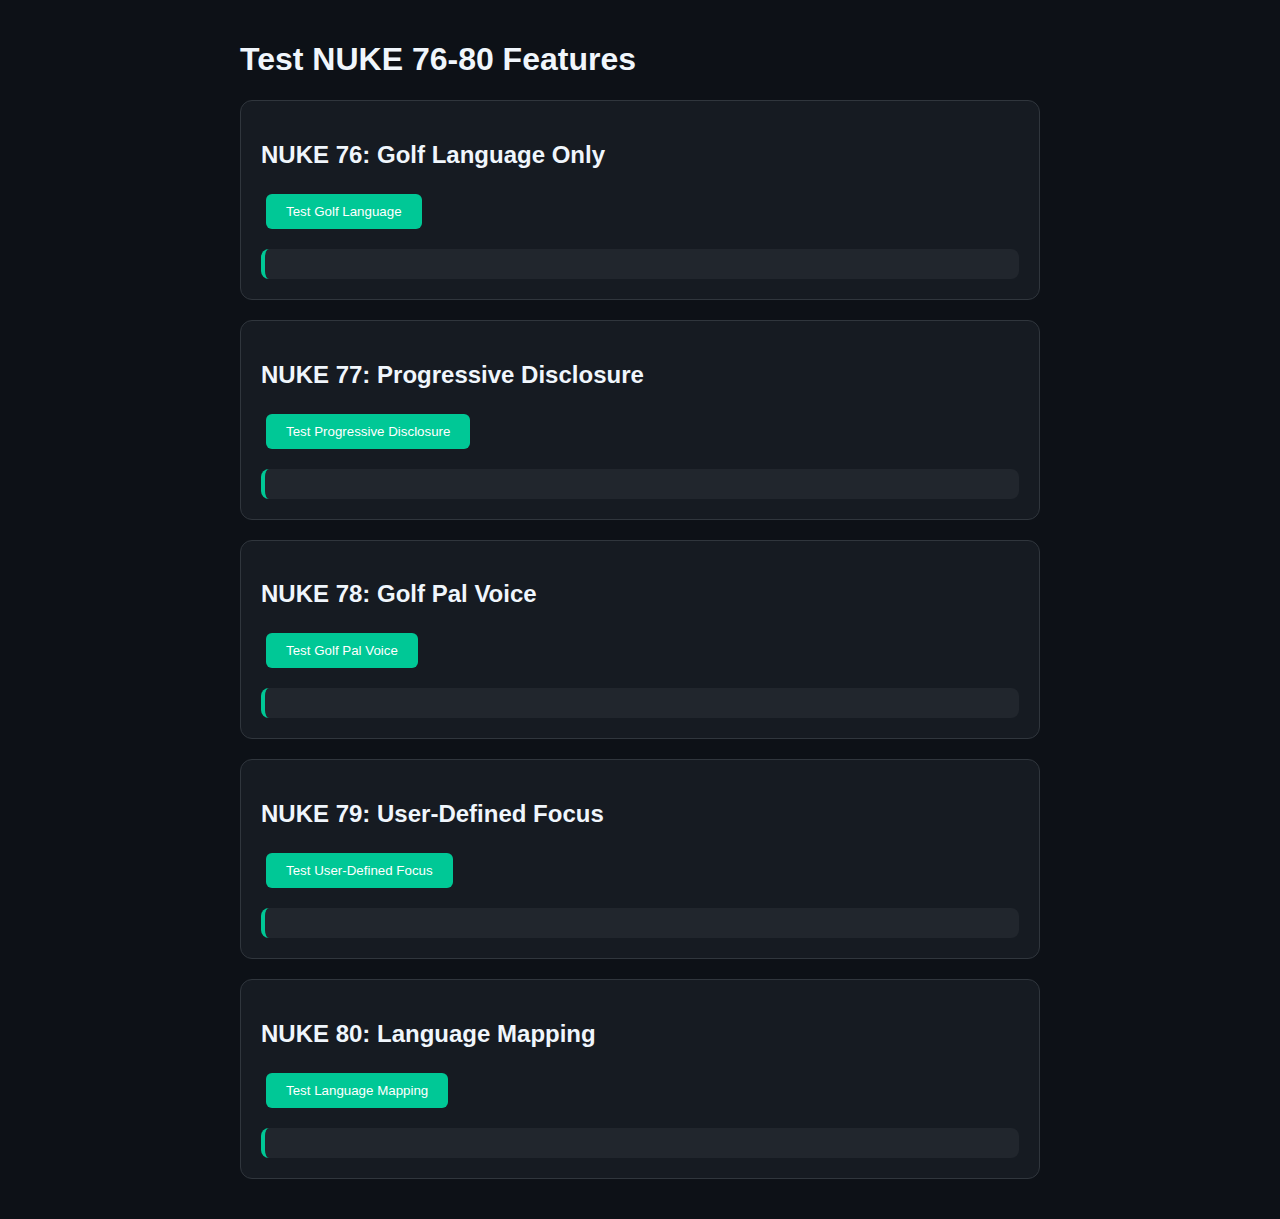
<file: test_nuke_76_80.html>
<!DOCTYPE html>
<html>
<head>
  <title>Test NUKE 76-80 Features</title>
  <style>
    body {
      font-family: Arial, sans-serif;
      max-width: 800px;
      margin: 0 auto;
      padding: 20px;
      background: #0d1117;
      color: #f0f6fc;
    }
    
    .test-section {
      background: #161b22;
      border-radius: 12px;
      padding: 20px;
      margin: 20px 0;
      border: 1px solid #30363d;
    }
    
    .test-button {
      background: #00c896;
      color: white;
      border: none;
      padding: 10px 20px;
      border-radius: 6px;
      cursor: pointer;
      margin: 5px;
    }
    
    .test-button:hover {
      background: #00a884;
    }
    
    .result {
      margin-top: 15px;
      padding: 15px;
      background: #21262d;
      border-radius: 8px;
      border-left: 4px solid #00c896;
    }
    
    /* Import the styles from the main file */
    /* Golf Language Only */
    .golf-language-only {
      background: #161b22;
      border-radius: 12px;
      padding: 20px;
      margin: 20px 0;
      box-shadow: 0 4px 6px rgba(0,0,0,0.07), 0 1px 3px rgba(0,0,0,0.06);
    }
    
    .golf-feedback-item {
      background: #21262d;
      padding: 15px;
      border-radius: 8px;
      margin: 10px 0;
      border-left: 4px solid #58a6ff;
    }
    
    .golf-context {
      display: flex;
      align-items: center;
      gap: 8px;
      margin-top: 10px;
      font-size: 0.875rem;
      color: #8b949e;
    }
    
    .golf-icon {
      font-size: 1.125rem;
    }
    
    /* Progressive Disclosure */
    .progressive-disclosure {
      background: #161b22;
      border-radius: 12px;
      padding: 20px;
      margin: 20px 0;
      box-shadow: 0 4px 6px rgba(0,0,0,0.07), 0 1px 3px rgba(0,0,0,0.06);
    }
    
    .disclosure-item {
      background: #21262d;
      padding: 15px;
      border-radius: 8px;
      margin: 10px 0;
      border-left: 4px solid #58a6ff;
    }
    
    .disclosure-header {
      display: flex;
      justify-content: space-between;
      align-items: center;
      margin-bottom: 10px;
    }
    
    .status-dot {
      width: 10px;
      height: 10px;
      border-radius: 50%;
      background: #58a6ff;
      margin-right: 10px;
    }
    
    .status-dot.green {
      background: #00c896;
    }
    
    .status-dot.yellow {
      background: #d29922;
    }
    
    .status-dot.red {
      background: #f85149;
    }
    
    .topic-name {
      font-weight: 600;
      color: #f0f6fc;
    }
    
    .disclosure-summary {
      color: #58a6ff;
      cursor: pointer;
      font-size: 0.875rem;
    }
    
    .disclosure-content {
      color: #c9d1d9;
      margin-top: 10px;
      padding: 10px;
      background: #0d1117;
      border-radius: 6px;
    }
    
    /* Golf Pal Voice */
    .golf-pal-voice {
      background: #161b22;
      border-radius: 12px;
      padding: 20px;
      margin: 20px 0;
      box-shadow: 0 4px 6px rgba(0,0,0,0.07), 0 1px 3px rgba(0,0,0,0.06);
    }
    
    .golf-pal-message {
      background: #21262d;
      padding: 15px;
      border-radius: 8px;
      margin: 10px 0;
      border-left: 4px solid #58a6ff;
    }
    
    /* User Defined Focus */
    .user-defined-focus {
      background: #161b22;
      border-radius: 12px;
      padding: 20px;
      margin: 20px 0;
      box-shadow: 0 4px 6px rgba(0,0,0,0.07), 0 1px 3px rgba(0,0,0,0.06);
    }
    
    .focus-options {
      display: flex;
      justify-content: space-between;
      gap: 15px;
      margin-top: 15px;
      flex-wrap: wrap;
    }
    
    .focus-option {
      background: #21262d;
      border: 1px solid #30363d;
      border-radius: 8px;
      padding: 15px;
      cursor: pointer;
      transition: all 0.3s ease;
      flex: 1;
      min-width: 150px;
      text-align: center;
    }
    
    .focus-option:hover {
      transform: translateY(-2px);
      box-shadow: 0 1px 3px rgba(0,0,0,0.12), 0 1px 2px rgba(0,0,0,0.24);
      border-color: #58a6ff;
    }
    
    .focus-icon {
      font-size: 1.5rem;
      display: block;
      margin-bottom: 8px;
    }
    
    .focus-content h5 {
      margin: 0 0 5px 0;
      color: #f0f6fc;
    }
    
    .focus-content p {
      margin: 0;
      font-size: 0.875rem;
      color: #c9d1d9;
    }
    
    .mode-feedback {
      margin-top: 20px;
      padding: 15px;
      background: #21262d;
      border-radius: 8px;
      border-left: 4px solid #00c896;
    }
    
    /* Language Mapping */
    .language-mapping {
      background: #161b22;
      border-radius: 12px;
      padding: 20px;
      margin: 20px 0;
      box-shadow: 0 4px 6px rgba(0,0,0,0.07), 0 1px 3px rgba(0,0,0,0.06);
    }
    
    .personalized-message {
      background: #21262d;
      padding: 15px;
      border-radius: 8px;
      margin: 10px 0;
      border-left: 4px solid #58a6ff;
    }
  </style>
</head>
<body>
  <h1>Test NUKE 76-80 Features</h1>
  
  <div class="test-section">
    <h2>NUKE 76: Golf Language Only</h2>
    <button class="test-button" onclick="testGolfLanguage()">Test Golf Language</button>
    <div id="golfLanguageResult" class="result"></div>
  </div>
  
  <div class="test-section">
    <h2>NUKE 77: Progressive Disclosure</h2>
    <button class="test-button" onclick="testProgressiveDisclosure()">Test Progressive Disclosure</button>
    <div id="progressiveDisclosureResult" class="result"></div>
  </div>
  
  <div class="test-section">
    <h2>NUKE 78: Golf Pal Voice</h2>
    <button class="test-button" onclick="testGolfPalVoice()">Test Golf Pal Voice</button>
    <div id="golfPalVoiceResult" class="result"></div>
  </div>
  
  <div class="test-section">
    <h2>NUKE 79: User-Defined Focus</h2>
    <button class="test-button" onclick="testUserDefinedFocus()">Test User-Defined Focus</button>
    <div id="userDefinedFocusResult" class="result"></div>
  </div>
  
  <div class="test-section">
    <h2>NUKE 80: Language Mapping</h2>
    <button class="test-button" onclick="testLanguageMapping()">Test Language Mapping</button>
    <div id="languageMappingResult" class="result"></div>
  </div>
  
  <script>
    // Mock metrics for testing
    const mockMetrics = {
      spine_drift: {
        max_drift: 15
      },
      elbow_extension: {
        max_extension: 145
      },
      tempo: {
        ratio: 3.5
      }
    };
    
    // Mock localStorage for testing
    const mockLocalStorage = {
      userSkillLevel: 'beginner',
      feedbackMode: 'coach'
    };
    
    // NUKE 76: Ditch Frame Counts — Use Golf Language Only
    function generateGolfLanguageOnly(metrics) {
      let html = '<div class="golf-language-only"><h4>🏌️ Golf-Smart Feedback</h4>';
      
      if (metrics.spine_drift && metrics.spine_drift.max_drift > 12) {
        html += `
          <div class="golf-feedback-item">
            <p>We noticed your posture drifted a little during the downswing — this can lead to topped shots or loss of compression.</p>
            <div class="golf-context">
              <span class="golf-icon">🎯</span>
              <span class="golf-text">This is a common issue that affects ball-striking consistency</span>
            </div>
          </div>
        `;
      }
      
      if (metrics.elbow_extension && metrics.elbow_extension.max_extension < 150) {
        html += `
          <div class="golf-feedback-item">
            <p>Your trail arm could extend a bit more at the top — this helps create the width that generates power.</p>
            <div class="golf-context">
              <span class="golf-icon">💪</span>
              <span class="golf-text">More extension = more swing width = more potential distance</span>
            </div>
          </div>
        `;
      }
      
      if (metrics.tempo && metrics.tempo.ratio > 3.0) {
        html += `
          <div class="golf-feedback-item">
            <p>Your downswing felt a bit rushed — this can cause timing issues and inconsistent contact.</p>
            <div class="golf-context">
              <span class="golf-icon">⏱️</span>
              <span class="golf-text">Better tempo leads to more consistent ball-striking</span>
            </div>
          </div>
        `;
      }
      
      html += '</div>';
      return html;
    }
    
    // NUKE 77: Progressive Disclosure System (Curiosity-Driven UI)
    function generateProgressiveDisclosure(metrics) {
      let html = '<div class="progressive-disclosure"><h4>ℹ️ Learn More About Your Swing</h4>';
      
      const topics = [];
      
      if (metrics.spine_drift) {
        const drift = metrics.spine_drift.max_drift;
        let status, color;
        
        if (drift <= 5) {
          status = "On Track";
          color = "green";
        } else if (drift <= 12) {
          status = "Needs Attention";
          color = "yellow";
        } else {
          status = "Needs Work";
          color = "red";
        }
        
        topics.push({
          name: "Posture",
          status: status,
          color: color,
          explanation: "Maintaining spine angle helps create clean contact and consistent compression. If you stand up too early, it often leads to topped shots or fades."
        });
      }
      
      if (metrics.elbow_extension) {
        const extension = metrics.elbow_extension.max_extension;
        let status, color;
        
        if (extension >= 160) {
          status = "On Track";
          color = "green";
        } else if (extension >= 150) {
          status = "Needs Attention";
          color = "yellow";
        } else {
          status = "Needs Work";
          color = "red";
        }
        
        topics.push({
          name: "Arm Path",
          status: status,
          color: color,
          explanation: "Your trail arm extension creates swing width and power potential. More extension at the top means more room to accelerate through impact."
        });
      }
      
      if (metrics.tempo) {
        const ratio = metrics.tempo.ratio;
        let status, color;
        
        if (ratio <= 3.0) {
          status = "On Track";
          color = "green";
        } else if (ratio <= 4.0) {
          status = "Needs Attention";
          color = "yellow";
        } else {
          status = "Needs Work";
          color = "red";
        }
        
        topics.push({
          name: "Tempo",
          status: status,
          color: color,
          explanation: "Good tempo creates rhythm and timing. A rushed downswing can cause inconsistent contact and loss of power."
        });
      }
      
      topics.forEach(topic => {
        html += `
          <div class="disclosure-item">
            <div class="disclosure-header">
              <span class="status-dot ${topic.color}"></span>
              <span class="topic-name">${topic.name}: ${topic.status}</span>
              <details class="disclosure-details">
                <summary class="disclosure-summary">Want to understand ${topic.name.toLowerCase()}?</summary>
                <div class="disclosure-content">
                  <p>${topic.explanation}</p>
                </div>
              </details>
            </div>
          </div>
        `;
      });
      
      html += '</div>';
      return html;
    }
    
    // NUKE 78: Recast System Voice as a Golf Pal, Not a System
    function generateGolfPalVoice(metrics) {
      let html = '<div class="golf-pal-voice"><h4>👨‍🏫 Coach\'s Take</h4>';
      
      const feedback = [];
      
      if (metrics.spine_drift && metrics.spine_drift.max_drift > 12) {
        feedback.push("Nice swing. Want to keep more structure through your lower body next time? That's what helps compress the ball like the pros do.");
      }
      
      if (metrics.elbow_extension && metrics.elbow_extension.max_extension < 150) {
        feedback.push("Good move. Let's get a bit more extension at the top — that's where the power lives.");
      }
      
      if (metrics.tempo && metrics.tempo.ratio > 3.0) {
        feedback.push("Solid swing. Try slowing down that backswing just a touch — it'll help you find better rhythm.");
      }
      
      if (feedback.length === 0) {
        feedback.push("Great swing! You're building good habits. Keep it up!");
      }
      
      feedback.forEach(fb => {
        html += `
          <div class="golf-pal-message">
            <p>${fb}</p>
          </div>
        `;
      });
      
      html += '</div>';
      return html;
    }
    
    // NUKE 79: User-Defined Feedback Focus
    function generateUserDefinedFocus(metrics) {
      let html = '<div class="user-defined-focus"><h4>🎯 What Do You Want to Focus On?</h4>';
      
      html += `
        <div class="focus-options">
          <button class="focus-option" onclick="setFeedbackMode('quick')">
            <span class="focus-icon">✋</span>
            <div class="focus-content">
              <h5>Quick Tip</h5>
              <p>Just give me one fix</p>
            </div>
          </button>
          
          <button class="focus-option" onclick="setFeedbackMode('coach')">
            <span class="focus-icon">🔍</span>
            <div class="focus-content">
              <h5>Coach Mode</h5>
              <p>Show me everything</p>
            </div>
          </button>
          
          <button class="focus-option" onclick="setFeedbackMode('deep')">
            <span class="focus-icon">🧠</span>
            <div class="focus-content">
              <h5>Deep Dive</h5>
              <p>Teach me why it matters</p>
            </div>
          </button>
        </div>
      `;
      
      // Show current mode feedback
      const currentMode = mockLocalStorage.feedbackMode || 'coach';
      const modeFeedback = generateModeSpecificFeedback(metrics, currentMode);
      html += modeFeedback;
      
      html += '</div>';
      return html;
    }
    
    // NUKE 80: Language Mapping by Golfer Type
    function generateLanguageMapping(metrics) {
      const userType = mockLocalStorage.userSkillLevel || 'beginner';
      let html = '<div class="language-mapping"><h4>👤 Personalized for You</h4>';
      
      const feedback = [];
      
      if (metrics.spine_drift && metrics.spine_drift.max_drift > 12) {
        switch(userType) {
          case 'beginner':
            feedback.push("Let's build good habits early — try to keep your posture steady through the swing.");
            break;
          case 'junior':
            feedback.push("Nice job keeping your arms straight — you're learning fast! Now let's work on staying down through impact.");
            break;
          case 'senior':
            feedback.push("Good structure. Let's ease the transition just a touch to maintain that spine angle.");
            break;
          case 'female':
            feedback.push("Solid base — now let's use the ground more through impact to keep that posture stable.");
            break;
          case 'competitive':
            feedback.push("Strong move. Let's tighten that spine angle through the downswing for better compression.");
            break;
          default:
            feedback.push("Good swing. Focus on maintaining your spine angle through impact for better consistency.");
        }
      }
      
      if (metrics.elbow_extension && metrics.elbow_extension.max_extension < 150) {
        switch(userType) {
          case 'beginner':
            feedback.push("Let's work on getting your arms extended more at the top — this creates power.");
            break;
          case 'junior':
            feedback.push("Great effort! Now let's get a bit more extension at the top — that's where the power lives.");
            break;
          case 'senior':
            feedback.push("Good width. Let's extend that trail arm just a bit more for extra power.");
            break;
          case 'female':
            feedback.push("Nice width. Let's get a bit more extension at the top — this will help with distance.");
            break;
          case 'competitive':
            feedback.push("Strong backswing. Let's maximize that trail arm extension for optimal power generation.");
            break;
          default:
            feedback.push("Good swing. Try extending your trail arm more at the top for better power.");
        }
      }
      
      if (feedback.length === 0) {
        switch(userType) {
          case 'beginner':
            feedback.push("Excellent! You're building great fundamentals. Keep practicing!");
            break;
          case 'junior':
            feedback.push("Awesome swing! You're learning fast and building good habits.");
            break;
          case 'senior':
            feedback.push("Beautiful swing. You're showing great technique and consistency.");
            break;
          case 'female':
            feedback.push("Fantastic swing! You're demonstrating excellent form and control.");
            break;
          case 'competitive':
            feedback.push("Outstanding swing. You're showing elite-level technique and control.");
            break;
          default:
            feedback.push("Great swing! Keep up the good work.");
        }
      }
      
      feedback.forEach(fb => {
        html += `
          <div class="personalized-message">
            <p>${fb}</p>
          </div>
        `;
      });
      
      html += '</div>';
      return html;
    }
    
    // Helper functions
    function setFeedbackMode(mode) {
      mockLocalStorage.feedbackMode = mode;
      alert(`Feedback mode set to: ${mode}`);
    }
    
    function generateModeSpecificFeedback(metrics, mode) {
      let html = '<div class="mode-feedback">';
      
      switch(mode) {
        case 'quick':
          html += '<h5>Quick Tip</h5>';
          if (metrics.spine_drift && metrics.spine_drift.max_drift > 12) {
            html += '<p>Focus on maintaining your spine angle through impact. This will improve your ball-striking consistency.</p>';
          } else if (metrics.elbow_extension && metrics.elbow_extension.max_extension < 150) {
            html += '<p>Extend your trail arm more at the top of your backswing for better power generation.</p>';
          } else {
            html += '<p>Great swing! Keep practicing to maintain this good form.</p>';
          }
          break;
          
        case 'coach':
          html += '<h5>Coach Mode</h5>';
          html += '<p>Here\'s your complete swing analysis with all the details and recommendations.</p>';
          break;
          
        case 'deep':
          html += '<h5>Deep Dive</h5>';
          html += '<p>Let\'s understand the biomechanics behind your swing and how each element affects your ball flight.</p>';
          break;
      }
      
      html += '</div>';
      return html;
    }
    
    // Test functions
    function testGolfLanguage() {
      document.getElementById('golfLanguageResult').innerHTML = generateGolfLanguageOnly(mockMetrics);
    }
    
    function testProgressiveDisclosure() {
      document.getElementById('progressiveDisclosureResult').innerHTML = generateProgressiveDisclosure(mockMetrics);
    }
    
    function testGolfPalVoice() {
      document.getElementById('golfPalVoiceResult').innerHTML = generateGolfPalVoice(mockMetrics);
    }
    
    function testUserDefinedFocus() {
      document.getElementById('userDefinedFocusResult').innerHTML = generateUserDefinedFocus(mockMetrics);
    }
    
    function testLanguageMapping() {
      document.getElementById('languageMappingResult').innerHTML = generateLanguageMapping(mockMetrics);
    }
  </script>
</body>
</html>
</file>
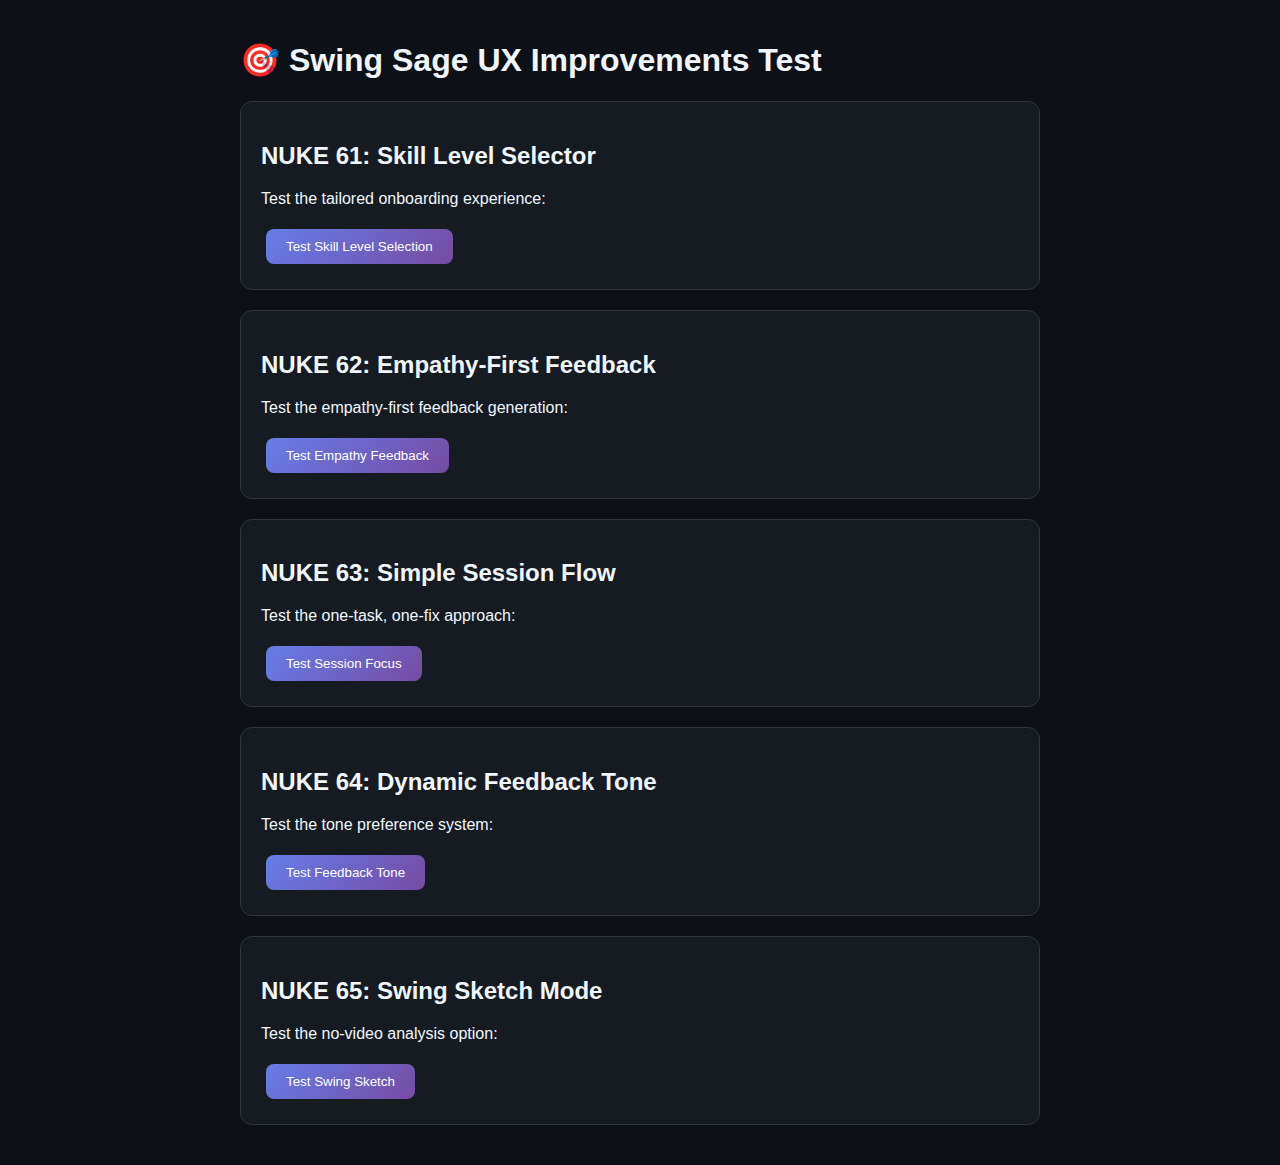
<file: test_ux_improvements.html>
<!DOCTYPE html>
<html>
<head>
    <title>UX Improvements Test</title>
    <style>
        body {
            font-family: Arial, sans-serif;
            max-width: 800px;
            margin: 0 auto;
            padding: 20px;
            background: #0d1117;
            color: #f0f6fc;
        }
        .test-section {
            background: #161b22;
            padding: 20px;
            margin: 20px 0;
            border-radius: 12px;
            border: 1px solid #30363d;
        }
        .test-button {
            background: linear-gradient(135deg, #667eea, #764ba2);
            color: white;
            border: none;
            padding: 10px 20px;
            border-radius: 8px;
            cursor: pointer;
            margin: 5px;
        }
        .test-result {
            background: #21262d;
            padding: 15px;
            margin: 10px 0;
            border-radius: 8px;
            border-left: 4px solid #00c896;
        }
    </style>
</head>
<body>
    <h1>🎯 Swing Sage UX Improvements Test</h1>
    
    <div class="test-section">
        <h2>NUKE 61: Skill Level Selector</h2>
        <p>Test the tailored onboarding experience:</p>
        <button class="test-button" onclick="testSkillLevelSelector()">Test Skill Level Selection</button>
        <div id="skillLevelResult" class="test-result" style="display: none;"></div>
    </div>

    <div class="test-section">
        <h2>NUKE 62: Empathy-First Feedback</h2>
        <p>Test the empathy-first feedback generation:</p>
        <button class="test-button" onclick="testEmpathyFeedback()">Test Empathy Feedback</button>
        <div id="empathyResult" class="test-result" style="display: none;"></div>
    </div>

    <div class="test-section">
        <h2>NUKE 63: Simple Session Flow</h2>
        <p>Test the one-task, one-fix approach:</p>
        <button class="test-button" onclick="testSessionFocus()">Test Session Focus</button>
        <div id="sessionFocusResult" class="test-result" style="display: none;"></div>
    </div>

    <div class="test-section">
        <h2>NUKE 64: Dynamic Feedback Tone</h2>
        <p>Test the tone preference system:</p>
        <button class="test-button" onclick="testFeedbackTone()">Test Feedback Tone</button>
        <div id="toneResult" class="test-result" style="display: none;"></div>
    </div>

    <div class="test-section">
        <h2>NUKE 65: Swing Sketch Mode</h2>
        <p>Test the no-video analysis option:</p>
        <button class="test-button" onclick="testSwingSketch()">Test Swing Sketch</button>
        <div id="sketchResult" class="test-result" style="display: none;"></div>
    </div>

    <script>
        // Mock metrics for testing
        const mockMetrics = {
            elbow_extension: {
                max_extension: 145,
                max_extension_frame: 45
            },
            spine_drift: {
                max_drift: 30,
                max_drift_frame: 60
            },
            tempo: {
                ratio: 3.2
            },
            faults: [
                {
                    name: 'Early Elbow Collapse',
                    frames: [45, 46, 47],
                    drill: 'Towel Under Arm Drill',
                    description: 'Keep your trail arm extended through impact'
                }
            ]
        };

        function testSkillLevelSelector() {
            const result = document.getElementById('skillLevelResult');
            result.innerHTML = `
                <h3>✅ Skill Level Selector Test</h3>
                <p><strong>Available Options:</strong></p>
                <ul>
                    <li>🧒 Beginner / Junior</li>
                    <li>👨‍🦳 Senior / Returning Golfer</li>
                    <li>🧍‍♂️ Casual Weekend Player</li>
                    <li>🏌️ Competitive Club Golfer</li>
                    <li>👩 Women's League / Ladies Section</li>
                </ul>
                <p><strong>Implementation:</strong> Tailored vocabulary and coaching approach based on skill level</p>
            `;
            result.style.display = 'block';
        }

        function testEmpathyFeedback() {
            const result = document.getElementById('empathyResult');
            const feedback = generateEmpathyFirstFeedback(mockMetrics, 'casual', 'encouraging');
            result.innerHTML = `
                <h3>✅ Empathy-First Feedback Test</h3>
                <div style="background: #2d3748; padding: 15px; border-radius: 8px; margin: 10px 0;">
                    ${feedback}
                </div>
                <p><strong>Key Features:</strong></p>
                <ul>
                    <li>Empathy-first phrasing</li>
                    <li>Skill-level appropriate vocabulary</li>
                    <li>Supportive tone options</li>
                    <li>Actionable drill suggestions</li>
                </ul>
            `;
            result.style.display = 'block';
        }

        function testSessionFocus() {
            const result = document.getElementById('sessionFocusResult');
            const focus = generateSessionFocus(mockMetrics);
            result.innerHTML = `
                <h3>✅ Simple Session Flow Test</h3>
                <div style="background: #2d3748; padding: 15px; border-radius: 8px; margin: 10px 0;">
                    ${focus}
                </div>
                <p><strong>Key Features:</strong></p>
                <ul>
                    <li>One clear focus per session</li>
                    <li>Specific frame markers</li>
                    <li>One drill recommendation</li>
                    <li>Progress tracking</li>
                </ul>
            `;
            result.style.display = 'block';
        }

        function testFeedbackTone() {
            const result = document.getElementById('toneResult');
            result.innerHTML = `
                <h3>✅ Dynamic Feedback Tone Test</h3>
                <p><strong>Available Tones:</strong></p>
                <ul>
                    <li>✌️ Encouraging: "Let's keep it positive"</li>
                    <li>🔍 Balanced: "Tell me what's working and what's not"</li>
                    <li>⚒️ Direct: "Give it to me straight"</li>
                </ul>
                <p><strong>Implementation:</strong> Tone modifiers applied to feedback wording</p>
                <div style="background: #2d3748; padding: 15px; border-radius: 8px; margin: 10px 0;">
                    <h4>Example - Encouraging Tone:</h4>
                    <p>"Great effort! Your trail arm pulled in early. This is a common challenge that many golfers face. Let's refine it together."</p>
                    <h4>Example - Direct Tone:</h4>
                    <p>"This needs fixing. Your trail arm pulled in early. This is limiting your potential. Here's how to fix it."</p>
                </div>
            `;
            result.style.display = 'block';
        }

        function testSwingSketch() {
            const result = document.getElementById('sketchResult');
            const sketchAnalysis = generateSketchAnalysis('thin');
            result.innerHTML = `
                <h3>✅ Swing Sketch Mode Test</h3>
                <div style="background: #2d3748; padding: 15px; border-radius: 8px; margin: 10px 0;">
                    ${sketchAnalysis}
                </div>
                <p><strong>Key Features:</strong></p>
                <ul>
                    <li>No video required</li>
                    <li>Feel-based analysis</li>
                    <li>Most likely causes</li>
                    <li>Drill recommendations</li>
                    <li>Encouraging insights</li>
                </ul>
            `;
            result.style.display = 'block';
        }

        // Mock functions for testing
        function generateEmpathyFirstFeedback(metrics, skillLevel, tone) {
            const vocabulary = getVocabularyForLevel(skillLevel);
            const toneModifiers = getToneModifiers(tone);
            
            return `
                <div class="empathy-feedback">
                    <h4>${toneModifiers.prefix} Your trail arm pulled in early</h4>
                    <p>${toneModifiers.explanation} This can cause loss of power or a weak fade. ${toneModifiers.suggestion} Let's work on keeping structure through the hit.</p>
                    <p><strong>This is common for:</strong> ${vocabulary.earlyCollapse}</p>
                    <p><strong>Try this simple drill:</strong> ${vocabulary.extensionDrill}</p>
                </div>
            `;
        }

        function getVocabularyForLevel(level) {
            const vocabularies = {
                casual: {
                    earlyCollapse: 'weekend players who want more distance',
                    extensionDrill: 'Work on extending your trail arm fully in the backswing'
                }
            };
            return vocabularies[level] || vocabularies.casual;
        }

        function getToneModifiers(tone) {
            const modifiers = {
                encouraging: {
                    prefix: 'Great effort!',
                    explanation: 'This is a common challenge that many golfers face.',
                    suggestion: 'Let\'s refine it together.'
                },
                direct: {
                    prefix: 'This needs fixing.',
                    explanation: 'This is limiting your potential.',
                    suggestion: 'Here\'s how to fix it.'
                }
            };
            return modifiers[tone] || modifiers.encouraging;
        }

        function generateSessionFocus(metrics) {
            if (!metrics.faults || metrics.faults.length === 0) {
                return `
                    <div class="focus-item">
                        <h4>✅ Great Swing!</h4>
                        <p>No major issues detected. Keep working on maintaining this good form.</p>
                    </div>
                `;
            }
            
            const primaryFault = metrics.faults[0];
            const frames = primaryFault.frames || [primaryFault.frame];
            
            return `
                <div class="focus-item">
                    <h4>🏌️ Focus: ${primaryFault.name}</h4>
                    <p>We found ${frames.length} frame${frames.length > 1 ? 's' : ''} where this broke down</p>
                    <div class="focus-frames">
                        ${frames.map(frame => `<span class="frame-marker">Frame ${frame}</span>`).join('')}
                    </div>
                    <div class="focus-drill">
                        <strong>Try the "${primaryFault.drill}" this week</strong>
                        <p>${primaryFault.description}</p>
                    </div>
                </div>
            `;
        }

        function generateSketchAnalysis(feel) {
            const analysis = {
                thin: {
                    title: 'Thin Contact Analysis',
                    description: 'You hit it thin - this is common when your trail arm collapses early.',
                    likelyCauses: [
                        'Early elbow collapse in backswing',
                        'Losing spine angle at impact',
                        'Rushing the downswing'
                    ],
                    drill: 'Towel Under Arm Drill',
                    drillDescription: 'Place a towel under your trail arm and keep it there throughout the swing.',
                    encouragement: 'You\'re tuning into your own feedback. That\'s how pros improve!'
                }
            };
            
            const data = analysis[feel];
            
            return `
                <div class="sketch-analysis">
                    <h3>✏️ ${data.title}</h3>
                    <p>${data.description}</p>
                    
                    <div class="likely-causes">
                        <h4>Most Likely Causes:</h4>
                        <ul>
                            ${data.likelyCauses.map(cause => `<li>${cause}</li>`).join('')}
                        </ul>
                    </div>
                    
                    <div class="recommended-drill">
                        <h4>Try This Drill:</h4>
                        <div class="drill-card">
                            <h5>${data.drill}</h5>
                            <p>${data.drillDescription}</p>
                        </div>
                    </div>
                    
                    <div class="encouragement">
                        <p><strong>💡 ${data.encouragement}</strong></p>
                    </div>
                </div>
            `;
        }
    </script>
</body>
</html>
</file>
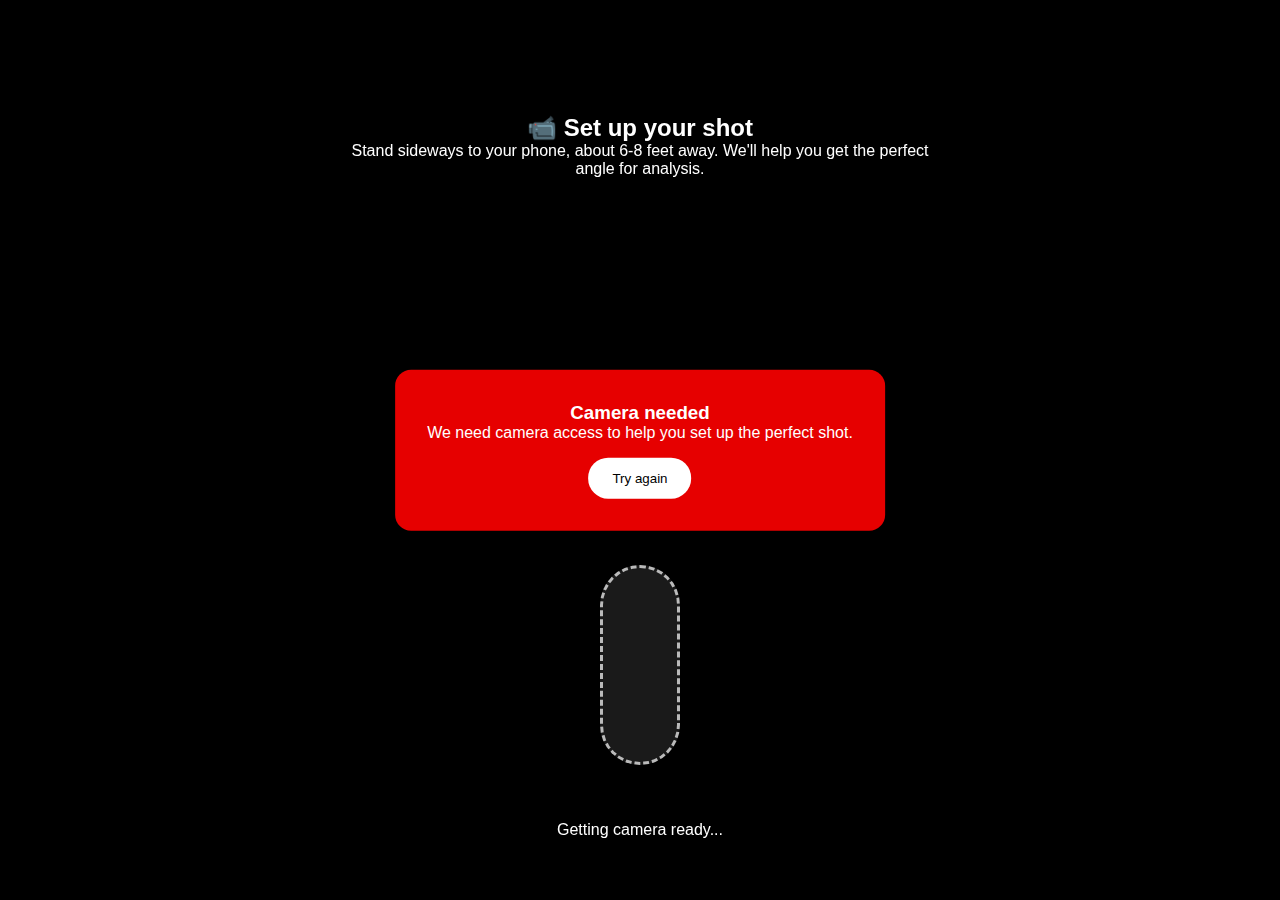
<file: templates/calibrate.html>
<!DOCTYPE html>
<html lang="en">
<head>
    <meta charset="UTF-8">
    <meta name="viewport" content="width=device-width, initial-scale=1.0">
    <title>Camera Setup - Swing Sage</title>
    <style>
        * { margin: 0; padding: 0; box-sizing: border-box; }
        body { background: #000; color: white; font-family: -apple-system, BlinkMacSystemFont, sans-serif; overflow: hidden; height: 100vh; }
        .container { position: relative; width: 100vw; height: 100vh; }
        #video { position: absolute; top: 0; left: 0; width: 100%; height: 100%; object-fit: cover; z-index: 1; }
        .overlay { position: absolute; top: 0; left: 0; width: 100%; height: 100%; z-index: 2; pointer-events: none; }
        
        .golfer-outline {
            position: absolute;
            bottom: 15%;
            left: 50%;
            transform: translateX(-50%);
            width: 80px;
            height: 200px;
            border: 3px dashed rgba(255, 255, 255, 0.7);
            border-radius: 40px;
            background: rgba(255, 255, 255, 0.1);
            transition: all 0.3s ease;
        }
        
        .golfer-outline.aligned {
            border-color: #00ff88;
            background: rgba(0, 255, 136, 0.2);
            box-shadow: 0 0 20px rgba(0, 255, 136, 0.3);
        }
        
        .instructions {
            position: absolute;
            top: 10%;
            left: 50%;
            transform: translateX(-50%);
            text-align: center;
            background: rgba(0, 0, 0, 0.8);
            padding: 1.5rem;
            border-radius: 16px;
            backdrop-filter: blur(10px);
            max-width: 90%;
            z-index: 3;
        }
        
        .status {
            position: absolute;
            bottom: 5%;
            left: 50%;
            transform: translateX(-50%);
            background: rgba(0, 0, 0, 0.8);
            padding: 1rem 2rem;
            border-radius: 25px;
            backdrop-filter: blur(10px);
            z-index: 3;
            transition: all 0.3s ease;
        }
        
        .status.ready {
            background: rgba(0, 255, 136, 0.2);
            border: 2px solid rgba(0, 255, 136, 0.5);
        }
        
        .continue-btn {
            position: absolute;
            bottom: 15%;
            left: 50%;
            transform: translateX(-50%);
            background: linear-gradient(135deg, #00ff88 0%, #00cc66 100%);
            color: #000;
            border: none;
            padding: 1rem 2rem;
            border-radius: 25px;
            font-size: 1.1rem;
            font-weight: 600;
            cursor: pointer;
            z-index: 3;
            opacity: 0;
            transition: all 0.3s ease;
        }
        
        .continue-btn.visible { opacity: 1; }
        .continue-btn:hover { transform: translateX(-50%) translateY(-2px); }
        
        .loading {
            position: absolute;
            top: 50%;
            left: 50%;
            transform: translate(-50%, -50%);
            text-align: center;
            z-index: 4;
        }
        
        .spinner {
            width: 40px;
            height: 40px;
            border: 4px solid rgba(255,255,255,0.3);
            border-top: 4px solid #00ff88;
            border-radius: 50%;
            animation: spin 1s linear infinite;
            margin: 0 auto 1rem;
        }
        
        @keyframes spin { 0% { transform: rotate(0deg); } 100% { transform: rotate(360deg); } }
        
        .error {
            position: absolute;
            top: 50%;
            left: 50%;
            transform: translate(-50%, -50%);
            text-align: center;
            background: rgba(255, 0, 0, 0.9);
            padding: 2rem;
            border-radius: 16px;
            z-index: 4;
        }
        
        .error button {
            background: white;
            color: black;
            border: none;
            padding: 0.8rem 1.5rem;
            border-radius: 20px;
            cursor: pointer;
            margin-top: 1rem;
        }
        
        @media (max-width: 768px) {
            .golfer-outline { width: 70px; height: 180px; }
            .instructions { padding: 1rem; font-size: 0.9rem; }
        }
    </style>
</head>
<body>
    <div class="container">
        <video id="video" autoplay muted playsinline></video>
        <div class="overlay">
            <div class="golfer-outline" id="outline"></div>
            <div class="instructions">
                <h2>📹 Set up your shot</h2>
                <p>Stand sideways to your phone, about 6-8 feet away. We'll help you get the perfect angle for analysis.</p>
            </div>
            <div class="status" id="status">Getting camera ready...</div>
            <button class="continue-btn" id="continueBtn" onclick="proceedToUpload()">Perfect! Continue →</button>
        </div>
        
        <div class="loading" id="loading">
            <div class="spinner"></div>
            <div>Setting up camera...</div>
        </div>
        
        <div class="error" id="error" style="display: none;">
            <h3>Camera needed</h3>
            <p>We need camera access to help you set up the perfect shot.</p>
            <button onclick="startCamera()">Try again</button>
        </div>
    </div>

    <script>
        let stream = null;
        let aligned = false;
        
        const video = document.getElementById('video');
        const loading = document.getElementById('loading');
        const error = document.getElementById('error');
        const status = document.getElementById('status');
        const continueBtn = document.getElementById('continueBtn');
        const outline = document.getElementById('outline');

        window.addEventListener('load', startCamera);

        async function startCamera() {
            try {
                loading.style.display = 'block';
                error.style.display = 'none';

                stream = await navigator.mediaDevices.getUserMedia({
                    video: { 
                        facingMode: 'environment',
                        width: { ideal: 1280 },
                        height: { ideal: 720 }
                    }
                });

                video.srcObject = stream;
                video.addEventListener('loadedmetadata', () => {
                    loading.style.display = 'none';
                    setTimeout(simulateAlignment, 2000);
                });

            } catch (err) {
                console.error('Camera error:', err);
                loading.style.display = 'none';
                error.style.display = 'block';
            }
        }

        function simulateAlignment() {
            aligned = true;
            outline.classList.add('aligned');
            status.textContent = '✅ Perfect position! Ready to continue';
            status.classList.add('ready');
            continueBtn.classList.add('visible');
        }

        function proceedToUpload() {
            if (stream) {
                stream.getTracks().forEach(track => track.stop());
            }
            window.location.href = '/upload';
        }
    </script>
</body>
</html>
</file>
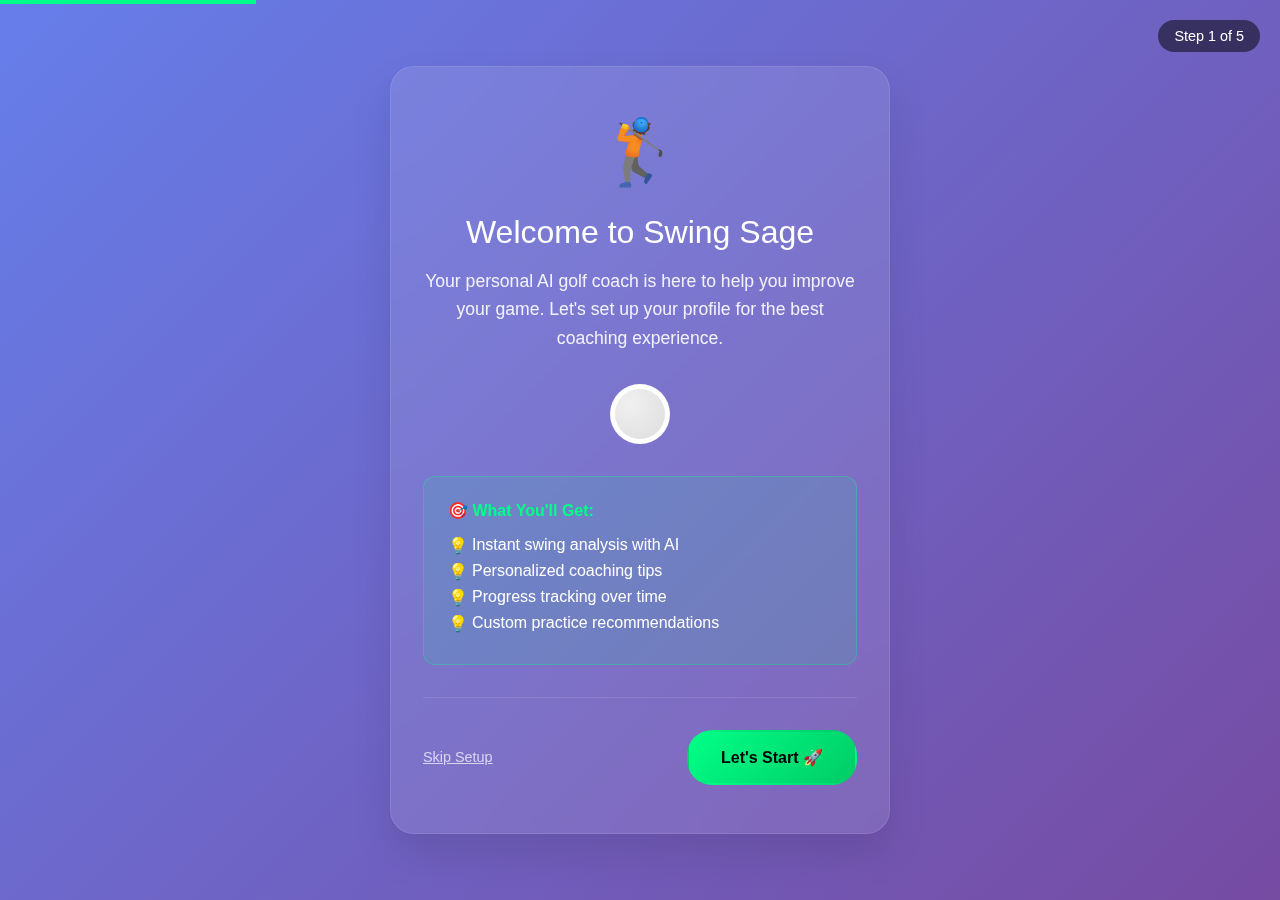
<file: templates/onboarding.html>
<!-- templates/onboarding.html - Create new onboarding flow -->
<!DOCTYPE html>
<html lang="en">
<head>
    <meta charset="UTF-8">
    <meta name="viewport" content="width=device-width, initial-scale=1.0">
    <title>Welcome to Swing Sage - Setup Your Profile</title>
    <meta name="theme-color" content="#00ff88">
    <style>
        * { margin: 0; padding: 0; box-sizing: border-box; }
        
        body {
            font-family: -apple-system, BlinkMacSystemFont, 'Segoe UI', Roboto, sans-serif;
            background: linear-gradient(135deg, #667eea 0%, #764ba2 100%);
            min-height: 100vh;
            color: white;
            overflow-x: hidden;
        }
        
        .onboarding-container {
            min-height: 100vh;
            display: flex;
            flex-direction: column;
        }
        
        .progress-bar {
            position: fixed;
            top: 0;
            left: 0;
            height: 4px;
            background: #00ff88;
            transition: width 0.5s ease;
            z-index: 1000;
        }
        
        .step {
            flex: 1;
            display: none;
            padding: 2rem;
            min-height: 100vh;
            justify-content: center;
            align-items: center;
            text-align: center;
            animation: fadeInUp 0.6s ease-out;
        }
        
        .step.active {
            display: flex;
            flex-direction: column;
        }
        
        @keyframes fadeInUp {
            from {
                opacity: 0;
                transform: translateY(30px);
            }
            to {
                opacity: 1;
                transform: translateY(0);
            }
        }
        
        .step-content {
            max-width: 500px;
            background: rgba(255, 255, 255, 0.1);
            backdrop-filter: blur(20px);
            border-radius: 24px;
            padding: 3rem 2rem;
            border: 1px solid rgba(255, 255, 255, 0.1);
            box-shadow: 0 20px 40px rgba(0,0,0,0.1);
        }
        
        .step-icon {
            font-size: 4rem;
            margin-bottom: 1.5rem;
            display: block;
        }
        
        .step-title {
            font-size: 2rem;
            margin-bottom: 1rem;
            font-weight: 300;
        }
        
        .step-description {
            font-size: 1.1rem;
            margin-bottom: 2rem;
            opacity: 0.9;
            line-height: 1.6;
        }
        
        .form-group {
            margin: 1.5rem 0;
            text-align: left;
        }
        
        .form-group label {
            display: block;
            margin-bottom: 0.5rem;
            font-size: 1rem;
            color: #00ff88;
            font-weight: 500;
        }
        
        .form-group input,
        .form-group select {
            width: 100%;
            padding: 1rem;
            border: 2px solid rgba(255, 255, 255, 0.2);
            background: rgba(255, 255, 255, 0.1);
            border-radius: 12px;
            color: white;
            font-size: 1rem;
            transition: border-color 0.3s ease;
        }
        
        .form-group input:focus,
        .form-group select:focus {
            outline: none;
            border-color: #00ff88;
            box-shadow: 0 0 0 3px rgba(0, 255, 136, 0.2);
        }
        
        .form-group input::placeholder {
            color: rgba(255, 255, 255, 0.6);
        }
        
        .form-group select option {
            background: #333;
            color: white;
        }
        
        .option-cards {
            display: grid;
            grid-template-columns: repeat(auto-fit, minmax(200px, 1fr));
            gap: 1rem;
            margin: 2rem 0;
        }
        
        .option-card {
            background: rgba(255, 255, 255, 0.1);
            border: 2px solid rgba(255, 255, 255, 0.2);
            border-radius: 16px;
            padding: 1.5rem;
            cursor: pointer;
            transition: all 0.3s ease;
            text-align: center;
        }
        
        .option-card:hover {
            border-color: rgba(0, 255, 136, 0.5);
            background: rgba(255, 255, 255, 0.15);
        }
        
        .option-card.selected {
            border-color: #00ff88;
            background: rgba(0, 255, 136, 0.2);
            box-shadow: 0 5px 20px rgba(0, 255, 136, 0.3);
        }
        
        .option-card .icon {
            font-size: 2.5rem;
            margin-bottom: 1rem;
            display: block;
        }
        
        .option-card .title {
            font-size: 1.1rem;
            font-weight: 600;
            margin-bottom: 0.5rem;
        }
        
        .option-card .description {
            font-size: 0.9rem;
            opacity: 0.8;
        }
        
        .goals-grid {
            display: grid;
            grid-template-columns: repeat(auto-fit, minmax(150px, 1fr));
            gap: 1rem;
            margin: 2rem 0;
        }
        
        .goal-item {
            background: rgba(255, 255, 255, 0.1);
            border: 2px solid rgba(255, 255, 255, 0.2);
            border-radius: 12px;
            padding: 1rem;
            cursor: pointer;
            transition: all 0.3s ease;
            text-align: center;
        }
        
        .goal-item:hover {
            border-color: rgba(0, 255, 136, 0.5);
        }
        
        .goal-item.selected {
            border-color: #00ff88;
            background: rgba(0, 255, 136, 0.2);
        }
        
        .navigation {
            display: flex;
            justify-content: space-between;
            align-items: center;
            margin-top: 2rem;
            padding-top: 2rem;
            border-top: 1px solid rgba(255, 255, 255, 0.1);
        }
        
        .nav-btn {
            background: rgba(255, 255, 255, 0.1);
            border: 2px solid rgba(255, 255, 255, 0.2);
            color: white;
            padding: 1rem 2rem;
            border-radius: 25px;
            cursor: pointer;
            font-size: 1rem;
            transition: all 0.3s ease;
            display: flex;
            align-items: center;
            gap: 0.5rem;
        }
        
        .nav-btn:hover {
            background: rgba(255, 255, 255, 0.2);
            transform: translateY(-2px);
        }
        
        .nav-btn.primary {
            background: linear-gradient(135deg, #00ff88 0%, #00cc66 100%);
            color: #000;
            border-color: transparent;
            font-weight: 600;
        }
        
        .nav-btn:disabled {
            opacity: 0.5;
            cursor: not-allowed;
            transform: none;
        }
        
        .skip-btn {
            background: none;
            border: none;
            color: rgba(255, 255, 255, 0.7);
            cursor: pointer;
            font-size: 0.9rem;
            text-decoration: underline;
        }
        
        .welcome-animation {
            position: relative;
            margin: 2rem 0;
        }
        
        .golf-ball {
            width: 60px;
            height: 60px;
            background: white;
            border-radius: 50%;
            position: relative;
            animation: bounce 2s infinite;
            margin: 0 auto;
        }
        
        .golf-ball::before {
            content: '';
            position: absolute;
            top: 50%;
            left: 50%;
            transform: translate(-50%, -50%);
            width: 50px;
            height: 50px;
            background: radial-gradient(circle at 30% 30%, #f0f0f0, #ddd);
            border-radius: 50%;
        }
        
        @keyframes bounce {
            0%, 20%, 50%, 80%, 100% { transform: translateY(0); }
            40% { transform: translateY(-20px); }
            60% { transform: translateY(-10px); }
        }
        
        .step-counter {
            position: fixed;
            top: 20px;
            right: 20px;
            background: rgba(0, 0, 0, 0.5);
            padding: 0.5rem 1rem;
            border-radius: 20px;
            font-size: 0.9rem;
            z-index: 999;
        }
        
        .tips-section {
            background: rgba(0, 255, 136, 0.1);
            border: 1px solid rgba(0, 255, 136, 0.3);
            border-radius: 12px;
            padding: 1.5rem;
            margin: 2rem 0;
            text-align: left;
        }
        
        .tips-section h4 {
            color: #00ff88;
            margin-bottom: 1rem;
            display: flex;
            align-items: center;
            gap: 0.5rem;
        }
        
        .tips-list {
            list-style: none;
        }
        
        .tips-list li {
            margin: 0.5rem 0;
            padding-left: 1.5rem;
            position: relative;
        }
        
        .tips-list li::before {
            content: "💡";
            position: absolute;
            left: 0;
        }
        
        @media (max-width: 768px) {
            .step-content {
                padding: 2rem 1.5rem;
                margin: 1rem;
            }
            
            .option-cards {
                grid-template-columns: 1fr;
            }
            
            .goals-grid {
                grid-template-columns: repeat(2, 1fr);
            }
            
            .navigation {
                flex-direction: column;
                gap: 1rem;
            }
            
            .step-icon {
                font-size: 3rem;
            }
            
            .step-title {
                font-size: 1.5rem;
            }
        }
    </style>
</head>
<body>
    <div class="onboarding-container">
        <div class="progress-bar" id="progressBar"></div>
        <div class="step-counter" id="stepCounter">Step 1 of 5</div>
        
        <!-- Step 1: Welcome -->
        <div class="step active" id="step1">
            <div class="step-content">
                <div class="step-icon">🏌️</div>
                <h1 class="step-title">Welcome to Swing Sage</h1>
                <p class="step-description">
                    Your personal AI golf coach is here to help you improve your game. 
                    Let's set up your profile for the best coaching experience.
                </p>
                
                <div class="welcome-animation">
                    <div class="golf-ball"></div>
                </div>
                
                <div class="tips-section">
                    <h4>🎯 What You'll Get:</h4>
                    <ul class="tips-list">
                        <li>Instant swing analysis with AI</li>
                        <li>Personalized coaching tips</li>
                        <li>Progress tracking over time</li>
                        <li>Custom practice recommendations</li>
                    </ul>
                </div>
                
                <div class="navigation">
                    <button class="skip-btn" onclick="skipOnboarding()">Skip Setup</button>
                    <button class="nav-btn primary" onclick="nextStep()">
                        Let's Start 🚀
                    </button>
                </div>
            </div>
        </div>
        
        <!-- Step 2: Golfer Type -->
        <div class="step" id="step2">
            <div class="step-content">
                <div class="step-icon">⛳</div>
                <h2 class="step-title">What Type of Golfer Are You?</h2>
                <p class="step-description">
                    This helps us tailor our coaching style to match your needs and preferences.
                </p>
                
                <div class="option-cards">
                    <div class="option-card" data-value="beginner">
                        <div class="icon">🌱</div>
                        <div class="title">Just Starting</div>
                        <div class="description">New to golf, learning the basics</div>
                    </div>
                    <div class="option-card" data-value="weekend_player">
                        <div class="icon">🏌️</div>
                        <div class="title">Weekend Golfer</div>
                        <div class="description">Play occasionally for fun</div>
                    </div>
                    <div class="option-card" data-value="regular">
                        <div class="icon">📅</div>
                        <div class="title">Regular Player</div>
                        <div class="description">Play weekly, working on improvement</div>
                    </div>
                    <div class="option-card" data-value="competitive">
                        <div class="icon">🏆</div>
                        <div class="title">Competitive</div>
                        <div class="description">Tournaments, leagues, serious improvement</div>
                    </div>
                    <div class="option-card" data-value="senior">
                        <div class="icon">🧓</div>
                        <div class="title">Senior Player</div>
                        <div class="description">Experienced, focusing on consistency</div>
                    </div>
                    <div class="option-card" data-value="junior">
                        <div class="icon">👦</div>
                        <div class="title">Junior</div>
                        <div class="description">Young player building fundamentals</div>
                    </div>
                </div>
                
                <div class="navigation">
                    <button class="nav-btn" onclick="prevStep()">
                        ← Back
                    </button>
                    <button class="nav-btn primary" onclick="nextStep()" disabled id="step2Next">
                        Continue →
                    </button>
                </div>
            </div>
        </div>
        
        <!-- Step 3: Experience Level -->
        <div class="step" id="step3">
            <div class="step-content">
                <div class="step-icon">📊</div>
                <h2 class="step-title">What's Your Experience Level?</h2>
                <p class="step-description">
                    This helps us provide coaching at the right technical level for you.
                </p>
                
                <div class="form-group">
                    <label for="handicap">Handicap (optional)</label>
                    <input type="number" id="handicap" placeholder="Enter your handicap (0-36)" min="0" max="36">
                </div>
                
                <div class="option-cards">
                    <div class="option-card" data-value="beginner">
                        <div class="icon">🎓</div>
                        <div class="title">Beginner</div>
                        <div class="description">Still learning basics, 25+ handicap</div>
                    </div>
                    <div class="option-card" data-value="intermediate">
                        <div class="icon">⚡</div>
                        <div class="title">Intermediate</div>
                        <div class="description">Solid fundamentals, 15-25 handicap</div>
                    </div>
                    <div class="option-card" data-value="advanced">
                        <div class="icon">🎯</div>
                        <div class="title">Advanced</div>
                        <div class="description">Strong player, under 15 handicap</div>
                    </div>
                </div>
                
                <div class="navigation">
                    <button class="nav-btn" onclick="prevStep()">
                        ← Back
                    </button>
                    <button class="nav-btn primary" onclick="nextStep()" disabled id="step3Next">
                        Continue →
                    </button>
                </div>
            </div>
        </div>
        
        <!-- Step 4: Goals -->
        <div class="step" id="step4">
            <div class="step-content">
                <div class="step-icon">🎯</div>
                <h2 class="step-title">What Are Your Goals?</h2>
                <p class="step-description">
                    Select all that apply. We'll focus our coaching on these areas.
                </p>
                
                <div class="goals-grid">
                    <div class="goal-item" data-value="consistency">
                        <div>🎯 Consistency</div>
                    </div>
                    <div class="goal-item" data-value="distance">
                        <div>🚀 More Distance</div>
                    </div>
                    <div class="goal-item" data-value="accuracy">
                        <div>🏹 Better Accuracy</div>
                    </div>
                    <div class="goal-item" data-value="short_game">
                        <div>⛳ Short Game</div>
                    </div>
                    <div class="goal-item" data-value="course_management">
                        <div>🧠 Course Strategy</div>
                    </div>
                    <div class="goal-item" data-value="fundamentals">
                        <div>🏗️ Fundamentals</div>
                    </div>
                    <div class="goal-item" data-value="lower_scores">
                        <div>📉 Lower Scores</div>
                    </div>
                    <div class="goal-item" data-value="fun">
                        <div>😊 Have More Fun</div>
                    </div>
                </div>
                
                <div class="navigation">
                    <button class="nav-btn" onclick="prevStep()">
                        ← Back
                    </button>
                    <button class="nav-btn primary" onclick="nextStep()" id="step4Next">
                        Continue →
                    </button>
                </div>
            </div>
        </div>
        
        <!-- Step 5: Ready to Start -->
        <div class="step" id="step5">
            <div class="step-content">
                <div class="step-icon">🚀</div>
                <h2 class="step-title">You're All Set!</h2>
                <p class="step-description">
                    Your profile is complete. Ready to analyze your first swing and start improving?
                </p>
                
                <div class="tips-section">
                    <h4>📹 Pro Tips for Best Results:</h4>
                    <ul class="tips-list">
                        <li>Record from the side, about 6-8 feet away</li>
                        <li>Make sure your whole body is visible</li>
                        <li>Use good lighting for clear video</li>
                        <li>Record your full swing, not just practice swings</li>
                    </ul>
                </div>
                
                <div class="navigation">
                    <button class="nav-btn" onclick="prevStep()">
                        ← Back
                    </button>
                    <button class="nav-btn primary" onclick="completeOnboarding()">
                        📹 Record My First Swing
                    </button>
                </div>
            </div>
        </div>
    </div>

    <script>
        let currentStep = 1;
        const totalSteps = 5;
        let userProfile = {
            golfer_type: '',
            experience: '',
            handicap: null,
            goals: []
        };
        
        function updateProgress() {
            const progress = (currentStep / totalSteps) * 100;
            document.getElementById('progressBar').style.width = progress + '%';
            document.getElementById('stepCounter').textContent = `Step ${currentStep} of ${totalSteps}`;
        }
        
        function nextStep() {
            if (validateCurrentStep()) {
                currentStep++;
                showStep(currentStep);
                updateProgress();
            }
        }
        
        function prevStep() {
            if (currentStep > 1) {
                currentStep--;
                showStep(currentStep);
                updateProgress();
            }
        }
        
        function showStep(stepNum) {
            document.querySelectorAll('.step').forEach(step => {
                step.classList.remove('active');
            });
            document.getElementById(`step${stepNum}`).classList.add('active');
        }
        
        function validateCurrentStep() {
            switch(currentStep) {
                case 1:
                    return true;
                case 2:
                    return userProfile.golfer_type !== '';
                case 3:
                    return userProfile.experience !== '';
                case 4:
                case 5:
                    return true;
                default:
                    return true;
            }
        }
        
        // Handle option card selections
        document.querySelectorAll('.option-card').forEach(card => {
            card.addEventListener('click', function() {
                const step = this.closest('.step');
                const stepId = step.id;
                
                // Remove selection from siblings
                step.querySelectorAll('.option-card').forEach(c => {
                    c.classList.remove('selected');
                });
                
                // Select this card
                this.classList.add('selected');
                
                // Update user profile
                const value = this.dataset.value;
                if (stepId === 'step2') {
                    userProfile.golfer_type = value;
                    document.getElementById('step2Next').disabled = false;
                } else if (stepId === 'step3') {
                    userProfile.experience = value;
                    document.getElementById('step3Next').disabled = false;
                }
                
                // Add haptic feedback
                if ('vibrate' in navigator) {
                    navigator.vibrate(10);
                }
            });
        });
        
        // Handle goal selections (multiple selection)
        document.querySelectorAll('.goal-item').forEach(item => {
            item.addEventListener('click', function() {
                const value = this.dataset.value;
                
                if (this.classList.contains('selected')) {
                    this.classList.remove('selected');
                    userProfile.goals = userProfile.goals.filter(g => g !== value);
                } else {
                    this.classList.add('selected');
                    if (!userProfile.goals.includes(value)) {
                        userProfile.goals.push(value);
                    }
                }
                
                // Haptic feedback
                if ('vibrate' in navigator) {
                    navigator.vibrate(10);
                }
            });
        });
        
        // Handle handicap input
        document.getElementById('handicap').addEventListener('input', function() {
            const value = parseInt(this.value);
            if (!isNaN(value)) {
                userProfile.handicap = value;
            }
        });
        
        function skipOnboarding() {
            if (confirm('Are you sure you want to skip the setup? You can always complete it later in settings.')) {
                window.location.href = '/upload';
            }
        }
        
        function completeOnboarding() {
            // Save user profile to localStorage and/or send to server
            localStorage.setItem('userProfile', JSON.stringify(userProfile));
            localStorage.setItem('onboardingCompleted', 'true');
            
            // Send to server
            fetch('/api/profile', {
                method: 'POST',
                headers: {
                    'Content-Type': 'application/json',
                },
                body: JSON.stringify(userProfile)
            }).catch(err => {
                console.log('Failed to save profile to server:', err);
            });
            
            // Track completion
            if (typeof gtag !== 'undefined') {
                gtag('event', 'onboarding_complete', {
                    golfer_type: userProfile.golfer_type,
                    experience: userProfile.experience,
                    goals_count: userProfile.goals.length
                });
            }
            
            // Redirect to calibration
            window.location.href = '/calibrate';
        }
        
        // Auto-advance on step 1 after animation
        setTimeout(() => {
            if (currentStep === 1) {
                document.querySelector('#step1 .nav-btn.primary').focus();
            }
        }, 3000);
        
        // Initialize
        updateProgress();
        
        // Prevent going back on browser
        history.pushState(null, null, location.href);
        window.onpopstate = function () {
            history.go(1);
        };
        
        console.log('Onboarding flow initialized');
    </script>
</body>
</html>
</file>
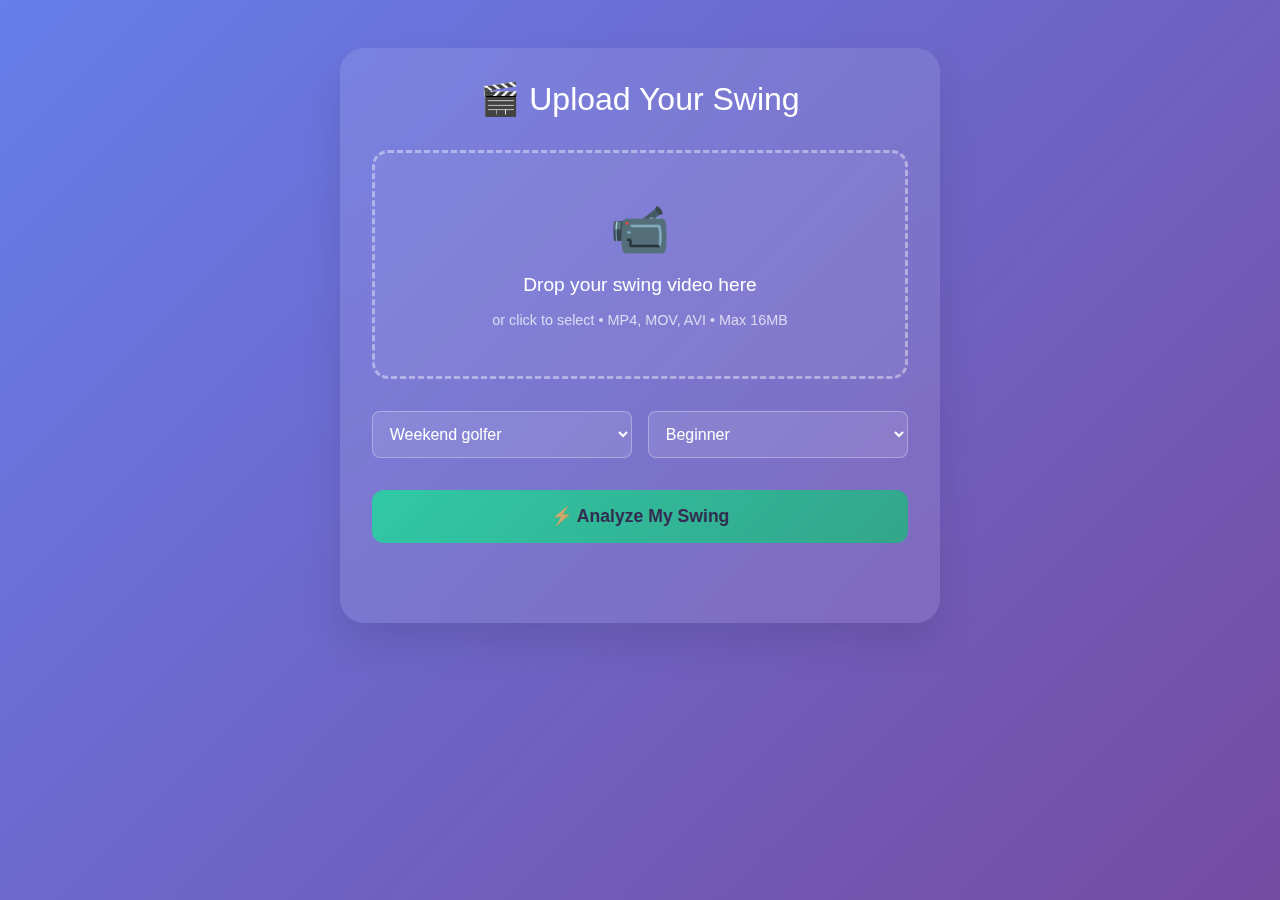
<file: templates/upload.html>
<!DOCTYPE html>
<html lang="en">
<head>
    <meta charset="UTF-8">
    <meta name="viewport" content="width=device-width, initial-scale=1.0">
    <title>Upload Your Swing - Swing Sage</title>
    <style>
        * { margin: 0; padding: 0; box-sizing: border-box; }
        body {
            font-family: -apple-system, BlinkMacSystemFont, 'Segoe UI', Roboto, sans-serif;
            background: linear-gradient(135deg, #667eea 0%, #764ba2 100%);
            min-height: 100vh;
            padding: 1rem;
            color: white;
        }
        .container {
            max-width: 600px;
            margin: 2rem auto;
            background: rgba(255, 255, 255, 0.1);
            backdrop-filter: blur(20px);
            border-radius: 24px;
            padding: 2rem;
            box-shadow: 0 20px 40px rgba(0,0,0,0.1);
        }
        h1 { text-align: center; margin-bottom: 2rem; font-weight: 300; }
        .upload-area {
            border: 3px dashed rgba(255, 255, 255, 0.4);
            border-radius: 16px;
            padding: 3rem 2rem;
            text-align: center;
            cursor: pointer;
            transition: all 0.3s ease;
            background: rgba(255, 255, 255, 0.05);
            margin-bottom: 2rem;
        }
        .upload-area:hover { border-color: rgba(255, 255, 255, 0.7); background: rgba(255, 255, 255, 0.1); }
        .upload-area.dragover { border-color: #00ff88; background: rgba(0, 255, 136, 0.1); }
        .upload-icon { font-size: 3rem; margin-bottom: 1rem; }
        .upload-text { font-size: 1.2rem; margin-bottom: 1rem; }
        .upload-hint { font-size: 0.9rem; opacity: 0.7; }
        #videoInput { display: none; }
        .user-info {
            display: grid;
            grid-template-columns: 1fr 1fr;
            gap: 1rem;
            margin-bottom: 2rem;
        }
        select {
            background: rgba(255, 255, 255, 0.1);
            border: 1px solid rgba(255, 255, 255, 0.3);
            color: white;
            padding: 0.8rem;
            border-radius: 8px;
            font-size: 1rem;
        }
        select option { background: #333; }
        .analyze-btn {
            width: 100%;
            background: linear-gradient(135deg, #00ff88 0%, #00cc66 100%);
            color: #000;
            border: none;
            padding: 1rem 2rem;
            border-radius: 12px;
            font-size: 1.1rem;
            font-weight: 600;
            cursor: pointer;
            transition: all 0.3s ease;
        }
        .analyze-btn:disabled { opacity: 0.6; cursor: not-allowed; }
        .analyze-btn:hover:not(:disabled) { transform: translateY(-2px); box-shadow: 0 10px 25px rgba(0, 255, 136, 0.3); }
        .status {
            text-align: center;
            margin-top: 1rem;
            font-size: 1.1rem;
            min-height: 2rem;
        }
        .spinner { display: inline-block; width: 20px; height: 20px; border: 3px solid rgba(255,255,255,0.3); border-radius: 50%; border-top-color: #00ff88; animation: spin 1s ease-in-out infinite; margin-right: 10px; }
        @keyframes spin { to { transform: rotate(360deg); } }
        .error, .success { padding: 1rem; border-radius: 8px; margin-top: 1rem; }
        .error { background: rgba(255, 0, 0, 0.2); border-left: 4px solid #ff4444; }
        .success { background: rgba(0, 255, 136, 0.2); border-left: 4px solid #00ff88; }
        @media (max-width: 600px) { .user-info { grid-template-columns: 1fr; } }
    </style>
</head>
<body>
    <div class="container">
        <h1>🎬 Upload Your Swing</h1>
        
        <form id="uploadForm">
            <div class="upload-area" id="uploadArea">
                <div class="upload-icon">📹</div>
                <div class="upload-text">Drop your swing video here</div>
                <div class="upload-hint">or click to select • MP4, MOV, AVI • Max 16MB</div>
                <input type="file" id="videoInput" accept="video/*">
            </div>

            <div class="user-info">
                <select id="golferType" name="golfer_type">
                    <option value="weekend_player">Weekend golfer</option>
                    <option value="beginner">Just starting out</option>
                    <option value="junior">Junior player</option>
                    <option value="senior">Senior player</option>
                    <option value="competitive">Competitive player</option>
                </select>
                <select id="experience" name="experience">
                    <option value="beginner">Beginner</option>
                    <option value="intermediate">Intermediate</option>
                    <option value="advanced">Advanced</option>
                </select>
            </div>

            <button type="submit" class="analyze-btn" id="analyzeBtn" disabled>
                ⚡ Analyze My Swing
            </button>
        </form>

        <div id="status" class="status"></div>
    </div>

    <script>
        const form = document.getElementById('uploadForm');
        const uploadArea = document.getElementById('uploadArea');
        const videoInput = document.getElementById('videoInput');
        const analyzeBtn = document.getElementById('analyzeBtn');
        const status = document.getElementById('status');

        uploadArea.onclick = () => videoInput.click();

        uploadArea.addEventListener('dragover', (e) => {
            e.preventDefault();
            uploadArea.classList.add('dragover');
        });

        uploadArea.addEventListener('dragleave', () => {
            uploadArea.classList.remove('dragover');
        });

        uploadArea.addEventListener('drop', (e) => {
            e.preventDefault();
            uploadArea.classList.remove('dragover');
            if (e.dataTransfer.files.length > 0) {
                videoInput.files = e.dataTransfer.files;
                handleFileSelect();
            }
        });

        videoInput.addEventListener('change', handleFileSelect);

        function handleFileSelect() {
            const file = videoInput.files[0];
            if (!file) return;

            const allowedTypes = ['video/mp4', 'video/mov', 'video/avi', 'video/quicktime'];
            if (!allowedTypes.includes(file.type)) {
                showMessage('Please upload a valid video file (MP4, MOV, AVI)', 'error');
                return;
            }

            if (file.size > 16 * 1024 * 1024) {
                showMessage('File size must be less than 16MB', 'error');
                return;
            }

            analyzeBtn.disabled = false;
            uploadArea.querySelector('.upload-text').textContent = `Selected: ${file.name}`;
            showMessage('Video ready! Click analyze when you are.', 'success');
        }

        form.onsubmit = async (e) => {
            e.preventDefault();
            
            if (!videoInput.files[0]) {
                showMessage('Please select a video file first', 'error');
                return;
            }

            status.innerHTML = '<span class="spinner"></span>Analyzing your swing... this takes about 30 seconds ⏳';
            analyzeBtn.disabled = true;

            const formData = new FormData();
            formData.append('video', videoInput.files[0]);
            formData.append('golfer_type', document.getElementById('golferType').value);
            formData.append('experience', document.getElementById('experience').value);

            try {
                const response = await fetch('/analyze', {
                    method: 'POST',
                    body: formData
                });

                const data = await response.json();

                if (response.ok && data.success) {
                    status.innerHTML = '✅ Analysis complete! Redirecting...';
                    setTimeout(() => {
                        window.location.href = data.redirect_url;
                    }, 1000);
                } else {
                    showMessage(data.error || 'Analysis failed. Please try again.', 'error');
                }
            } catch (err) {
                showMessage('Upload failed. Please check your connection and try again.', 'error');
            } finally {
                analyzeBtn.disabled = false;
            }
        };

        function showMessage(message, type) {
            const existing = document.querySelector('.error, .success');
            if (existing) existing.remove();

            const div = document.createElement('div');
            div.className = type;
            div.textContent = message;
            status.parentNode.appendChild(div);

            setTimeout(() => div.remove(), 5000);
        }
    </script>
</body>
</html>
</file>
